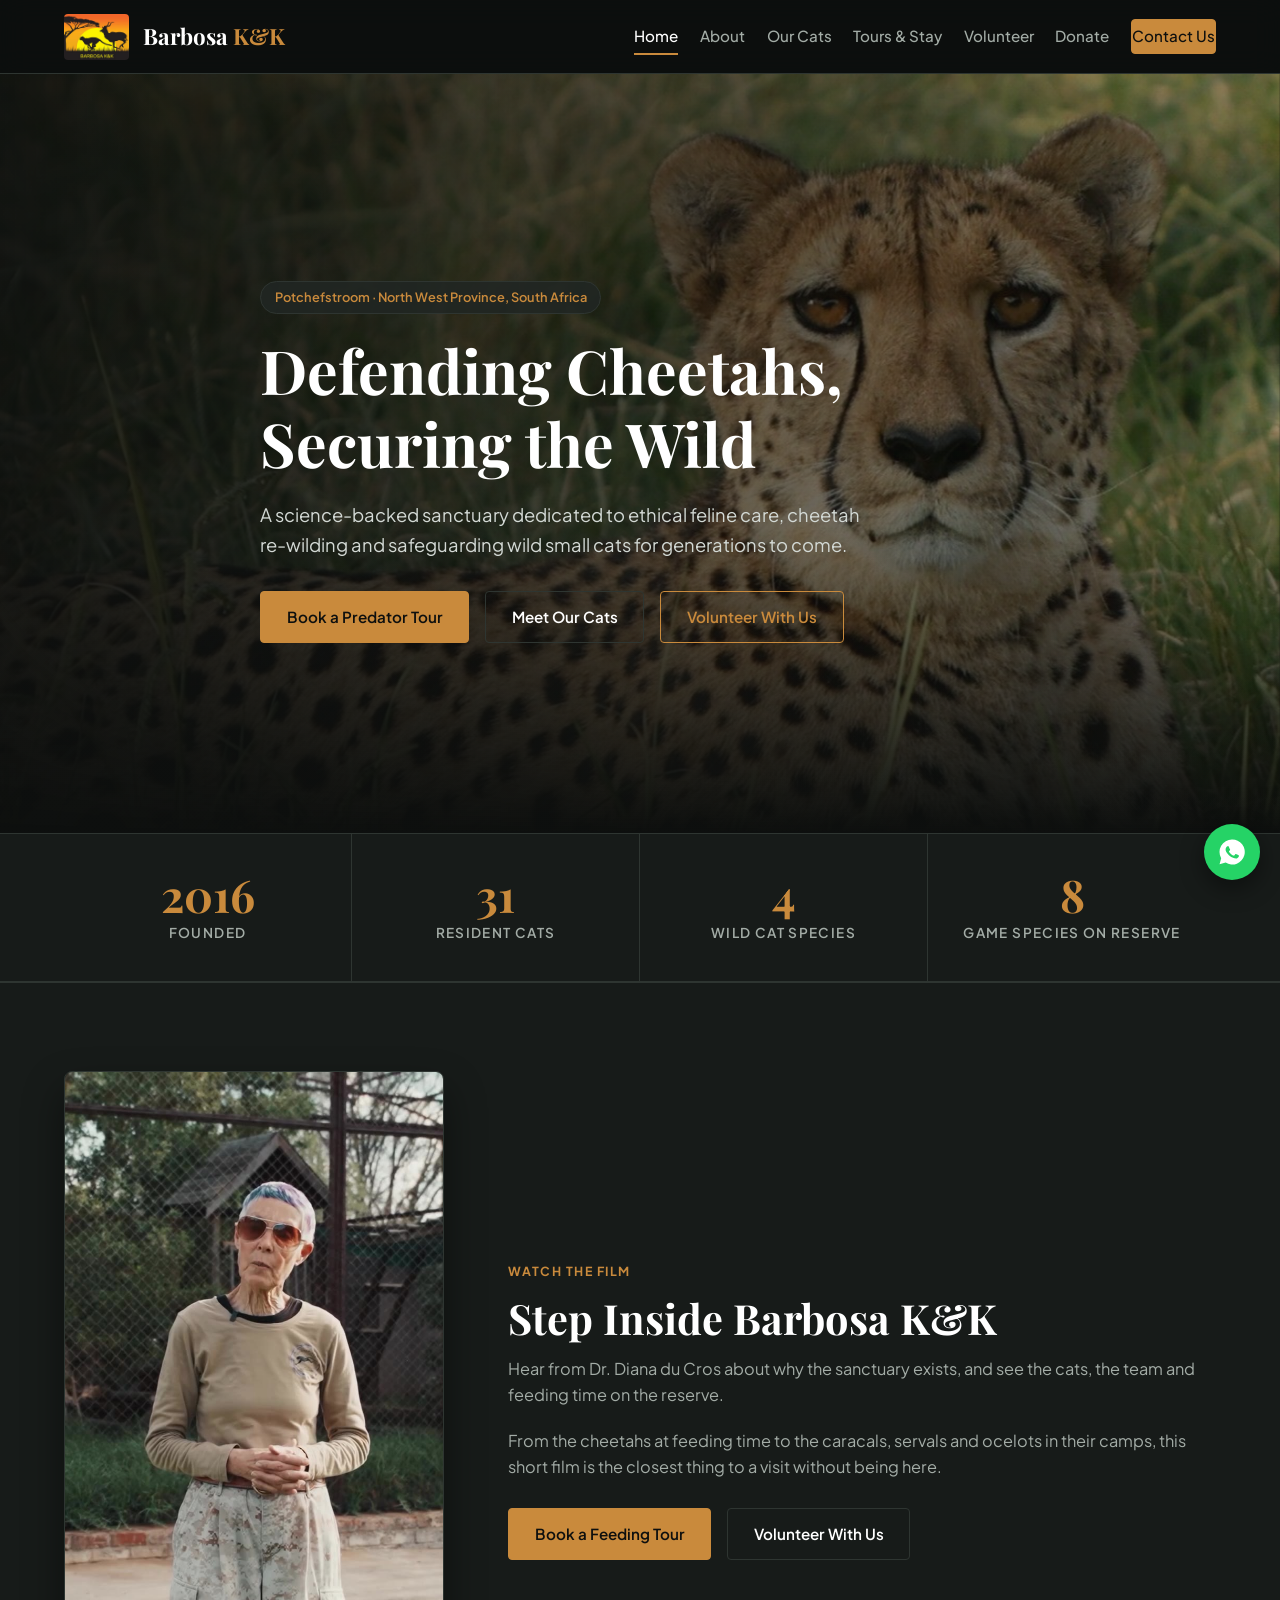
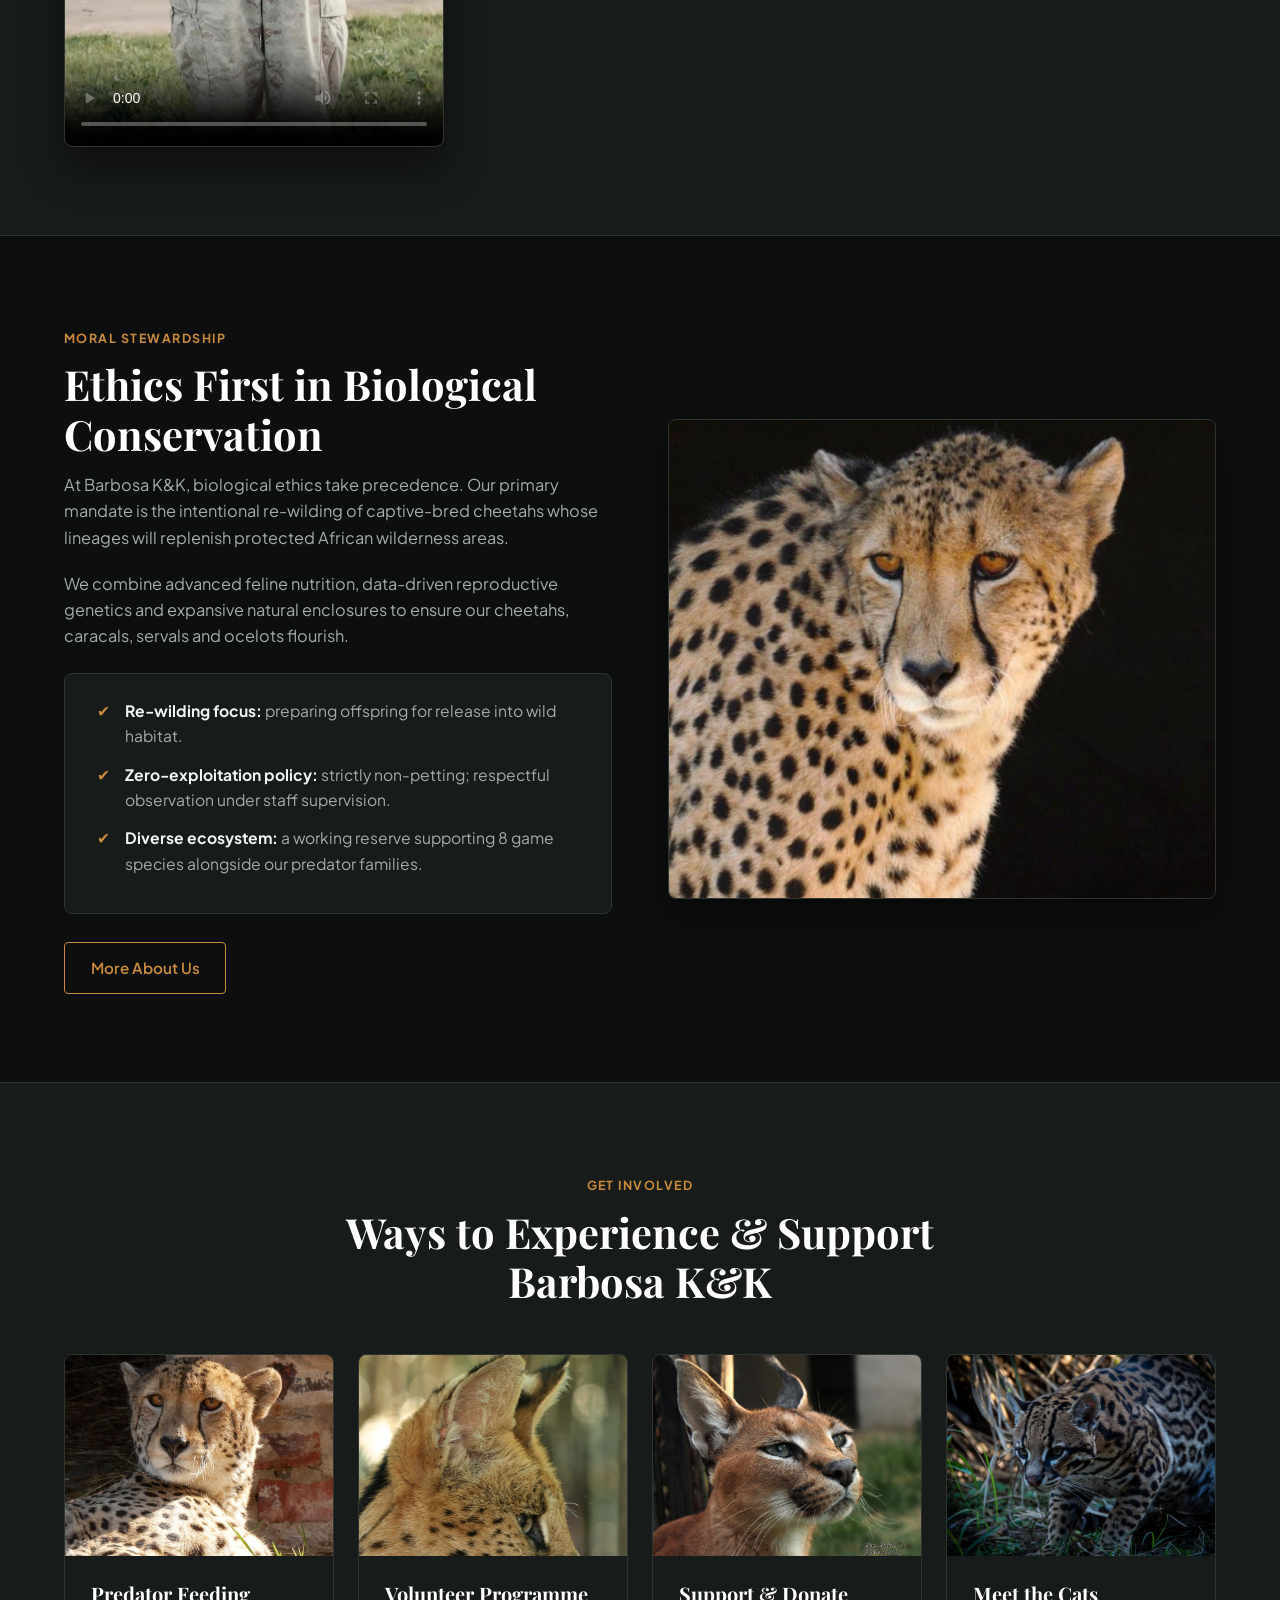
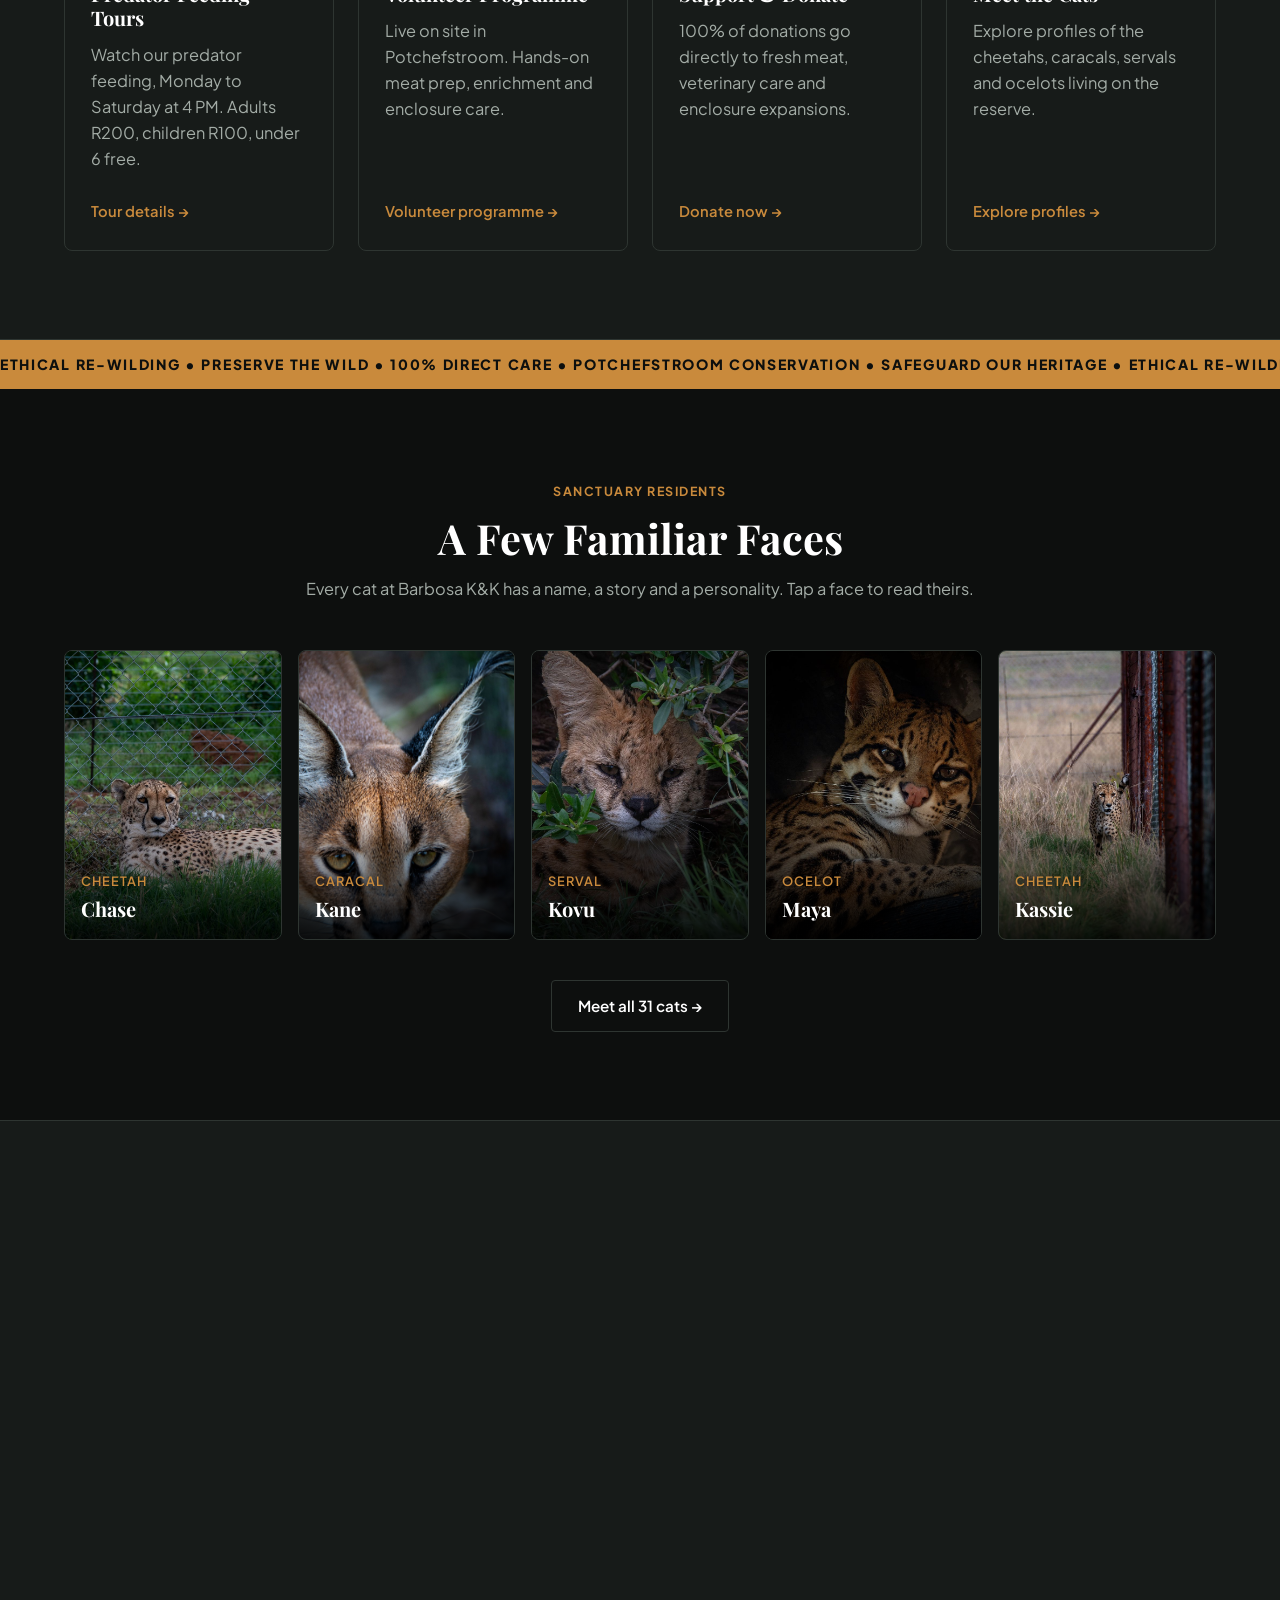
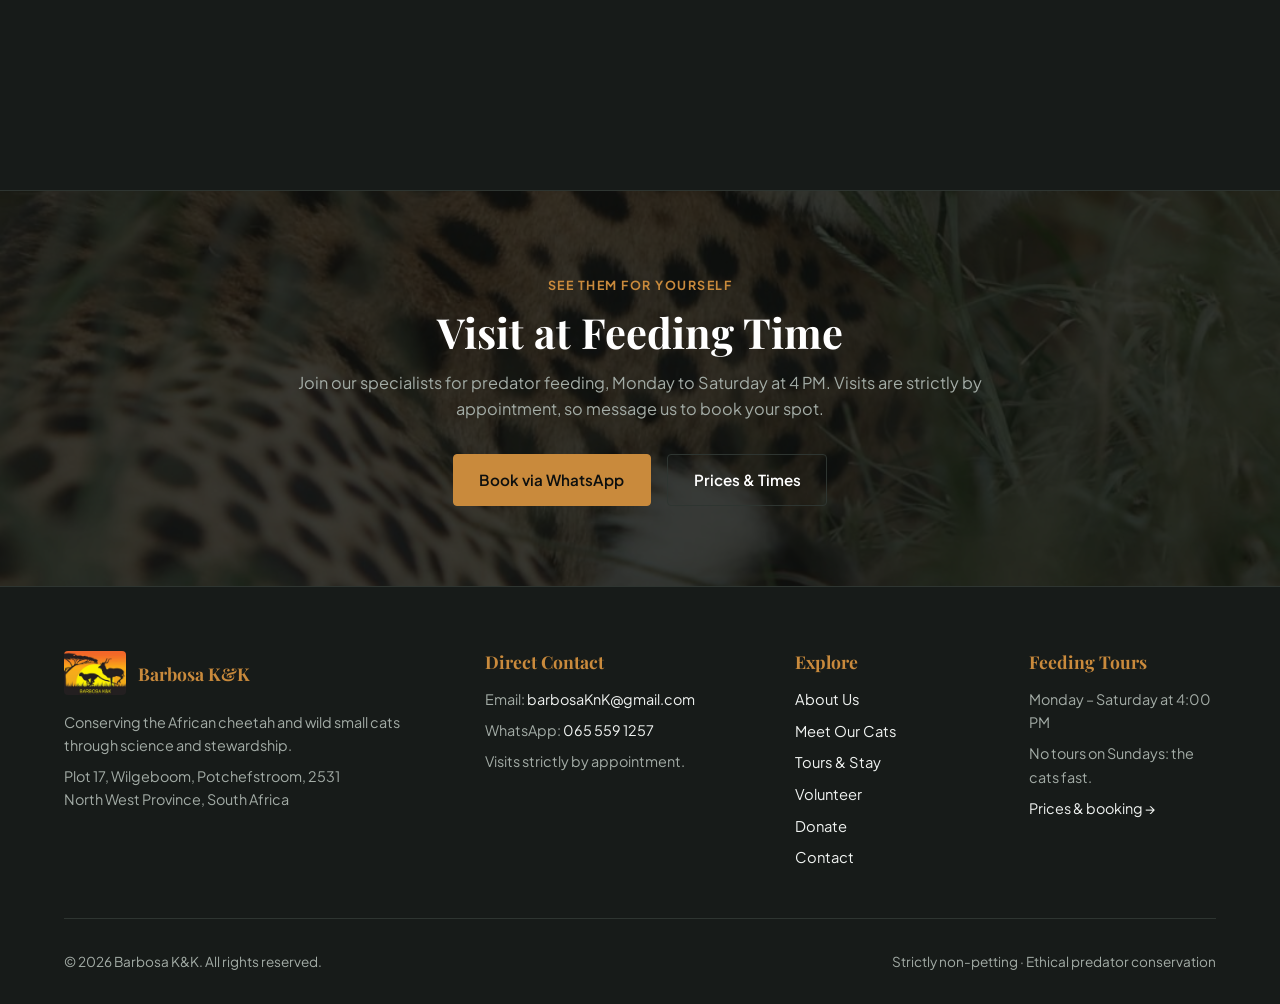
<file: index.html>
<!DOCTYPE html>
<html lang="en" class="no-js">
<head>
  <meta charset="UTF-8" />
  <meta name="viewport" content="width=device-width, initial-scale=1.0" />
  <title>Barbosa K&amp;K | Predator Conservation, Breeding &amp; Sanctuary</title>
  <meta name="description" content="Barbosa K&amp;K is a South African sanctuary and research reserve in Potchefstroom dedicated to cheetah re-wilding, ethical predator care and the conservation of wild small cats." />
  <meta name="theme-color" content="#0d0f0e" />
  <link rel="icon" type="image/png" sizes="32x32" href="images/favicon-32.png" />
  <link rel="apple-touch-icon" href="images/apple-touch-icon.png" />
  <meta property="og:type" content="website" />
  <meta property="og:site_name" content="Barbosa K&amp;K" />
  <meta property="og:title" content="Barbosa K&amp;K | Predator Conservation, Breeding &amp; Sanctuary" />
  <meta property="og:description" content="Barbosa K&amp;K is a South African sanctuary and research reserve in Potchefstroom dedicated to cheetah re-wilding, ethical predator care and the conservation of wild small cats." />
  <meta property="og:image" content="https://barbosa-knk.vercel.app/images/og-image.jpg" />
  <meta property="og:url" content="https://barbosa-knk.vercel.app/" />
  <meta name="twitter:card" content="summary_large_image" />
  <link rel="preconnect" href="https://fonts.googleapis.com">
  <link rel="preconnect" href="https://fonts.gstatic.com" crossorigin>
  <link href="https://fonts.googleapis.com/css2?family=Plus+Jakarta+Sans:wght@300;400;500;600;700;800&family=Playfair+Display:ital,wght@0,600;0,700;1,600&display=swap" rel="stylesheet">
  <link rel="stylesheet" href="styles.css" />
</head>
<body>
  <a class="skip-link" href="#main">Skip to content</a>

  <header class="site-header">
    <div class="container nav-wrap">
      <a href="index.html" class="brand-logo" aria-label="Barbosa K&amp;K home">
        <img src="images/logo.jpeg" alt="" class="brand-img" width="65" height="46" />
        <span>Barbosa <em>K&amp;K</em></span>
      </a>
      <button class="mobile-toggle" id="mobileMenuBtn" aria-label="Open menu" aria-expanded="false" aria-controls="navLinks">☰</button>
      <nav class="nav-links" id="navLinks" aria-label="Main">
        <a href="index.html" class="active" aria-current="page">Home</a>
        <a href="about.html">About</a>
        <a href="cats.html">Our Cats</a>
        <a href="tours.html">Tours &amp; Stay</a>
        <a href="volunteer.html">Volunteer</a>
        <a href="donate.html">Donate</a>
        <a href="contact.html" class="btn btn-nav">Contact Us</a>
      </nav>
    </div>
  </header>

  <main id="main">

    <section class="hero">
      <div class="hero-slides" aria-hidden="true">
        <img src="images/17.jpeg" alt="" class="active" />
        <img src="images/6.jpeg" alt="" />
        <img src="images/4.jpeg" alt="" />
      </div>
      <div class="container hero-content">
        <span class="badge">Potchefstroom &middot; North West Province, South Africa</span>
        <h1>Defending Cheetahs, Securing the Wild</h1>
        <p>A science-backed sanctuary dedicated to ethical feline care, cheetah re-wilding and safeguarding wild small cats for generations to come.</p>
        <div class="hero-actions">
          <a class="btn btn-primary" href="tours.html">Book a Predator Tour</a>
          <a class="btn btn-secondary" href="cats.html">Meet Our Cats</a>
          <a class="btn btn-accent-outline" href="volunteer.html">Volunteer With Us</a>
        </div>
      </div>
    </section>

    <section class="stats-strip" aria-label="Barbosa K&amp;K at a glance">
      <div class="container stats-grid">
        <div class="stat"><span class="stat-num">2016</span><span class="stat-label">Founded</span></div>
        <div class="stat"><span class="stat-num" data-count="31">31</span><span class="stat-label">Resident cats</span></div>
        <div class="stat"><span class="stat-num" data-count="4">4</span><span class="stat-label">Wild cat species</span></div>
        <div class="stat"><span class="stat-num" data-count="8">8</span><span class="stat-label">Game species on reserve</span></div>
      </div>
    </section>

    <section class="section section-alt">
      <div class="container video-split">
        <div class="video-frame reveal">
          <video controls playsinline preload="metadata" poster="images/video-poster.jpg">
            <source src="video/barbosa-knk.mp4" type="video/mp4" />
          </video>
        </div>
        <div class="reveal">
          <span class="eyebrow">Watch the Film</span>
          <h2>Step Inside Barbosa K&amp;K</h2>
          <p>Hear from Dr. Diana du Cros about why the sanctuary exists, and see the cats, the team and feeding time on the reserve.</p>
          <p>From the cheetahs at feeding time to the caracals, servals and ocelots in their camps, this short film is the closest thing to a visit without being here.</p>
          <div class="hero-actions" style="margin-top:1.75rem">
            <a class="btn btn-primary" href="tours.html">Book a Feeding Tour</a>
            <a class="btn btn-secondary" href="volunteer.html">Volunteer With Us</a>
          </div>
        </div>
      </div>
    </section>

    <section class="section mission">
      <div class="container grid-split">
        <div class="mission-text reveal">
          <span class="eyebrow">Moral Stewardship</span>
          <h2>Ethics First in Biological Conservation</h2>
          <p>At Barbosa K&amp;K, biological ethics take precedence. Our primary mandate is the intentional re-wilding of captive-bred cheetahs whose lineages will replenish protected African wilderness areas.</p>
          <p>We combine advanced feline nutrition, data-driven reproductive genetics and expansive natural enclosures to ensure our cheetahs, caracals, servals and ocelots flourish.</p>
          <div class="highlight-card">
            <ul class="clean-list">
              <li><strong>Re-wilding focus:</strong> preparing offspring for release into wild habitat.</li>
              <li><strong>Zero-exploitation policy:</strong> strictly non-petting; respectful observation under staff supervision.</li>
              <li><strong>Diverse ecosystem:</strong> a working reserve supporting 8 game species alongside our predator families.</li>
            </ul>
          </div>
          <a href="about.html" class="btn btn-accent-outline" style="margin-top:1.75rem">More About Us</a>
        </div>
        <div class="reveal">
          <img src="images/5.jpeg" alt="Cheetah looking into the camera" class="rounded-img" style="object-position:50% 30%" />
        </div>
      </div>
    </section>

    <section class="section section-alt">
      <div class="container">
        <div class="section-header reveal">
          <span class="eyebrow">Get Involved</span>
          <h2>Ways to Experience &amp; Support Barbosa K&amp;K</h2>
        </div>
        <div class="grid-cards">
          <a class="card reveal" href="tours.html">
            <div class="card-img-wrap"><img src="images/3.jpeg" alt="Cheetah resting in the shade" loading="lazy" style="object-position:50% 22%" /></div>
            <div class="card-body">
              <h3>Predator Feeding Tours</h3>
              <p>Watch our predator feeding, Monday to Saturday at 4 PM. Adults R200, children R100, under 6 free.</p>
              <span class="card-link">Tour details &rarr;</span>
            </div>
          </a>
          <a class="card reveal" href="volunteer.html">
            <div class="card-img-wrap"><img src="images/7.jpeg" alt="Serval profile" loading="lazy" style="object-position:50% 8%" /></div>
            <div class="card-body">
              <h3>Volunteer Programme</h3>
              <p>Live on site in Potchefstroom. Hands-on meat prep, enrichment and enclosure care.</p>
              <span class="card-link">Volunteer programme &rarr;</span>
            </div>
          </a>
          <a class="card reveal" href="donate.html">
            <div class="card-img-wrap"><img src="images/2.jpeg" alt="Caracal close-up" loading="lazy" style="object-position:50% 40%" /></div>
            <div class="card-body">
              <h3>Support &amp; Donate</h3>
              <p>100% of donations go directly to fresh meat, veterinary care and enclosure expansions.</p>
              <span class="card-link">Donate now &rarr;</span>
            </div>
          </a>
          <a class="card reveal" href="cats.html">
            <div class="card-img-wrap"><img src="images/10.jpeg" alt="Ocelot stalking through the grass" loading="lazy" style="object-position:40% 50%" /></div>
            <div class="card-body">
              <h3>Meet the Cats</h3>
              <p>Explore profiles of the cheetahs, caracals, servals and ocelots living on the reserve.</p>
              <span class="card-link">Explore profiles &rarr;</span>
            </div>
          </a>
        </div>
      </div>
    </section>

    <div class="marquee" aria-hidden="true">
      <div class="marquee-track">
        <span>ETHICAL RE-WILDING &bull; PRESERVE THE WILD &bull; 100% DIRECT CARE &bull; POTCHEFSTROOM CONSERVATION &bull; SAFEGUARD OUR HERITAGE &bull; </span>
        <span>ETHICAL RE-WILDING &bull; PRESERVE THE WILD &bull; 100% DIRECT CARE &bull; POTCHEFSTROOM CONSERVATION &bull; SAFEGUARD OUR HERITAGE &bull; </span>
      </div>
    </div>

    <section class="section">
      <div class="container">
        <div class="section-header reveal">
          <span class="eyebrow">Sanctuary Residents</span>
          <h2>A Few Familiar Faces</h2>
          <p>Every cat at Barbosa K&amp;K has a name, a story and a personality. Tap a face to read theirs.</p>
        </div>
        <div class="featured-cats reveal">
          <a class="featured-cat" href="cats.html?cat=Chase#cheetahs"><img src="images/Chase.jpg" alt="Chase the cheetah" loading="lazy" style="object-position:60% 60%" /><div class="featured-cat-label"><span>Cheetah</span><strong>Chase</strong></div></a>
          <a class="featured-cat" href="cats.html?cat=Kane#caracals"><img src="images/Kane.jpg" alt="Kane the caracal" loading="lazy" /><div class="featured-cat-label"><span>Caracal</span><strong>Kane</strong></div></a>
          <a class="featured-cat" href="cats.html?cat=Kovu#servals"><img src="images/Kovu.jpg" alt="Kovu the serval" loading="lazy" /><div class="featured-cat-label"><span>Serval</span><strong>Kovu</strong></div></a>
          <a class="featured-cat" href="cats.html?cat=Maya#ocelots"><img src="images/Maya.jpg" alt="Maya the ocelot" loading="lazy" style="object-position:40% 50%" /><div class="featured-cat-label"><span>Ocelot</span><strong>Maya</strong></div></a>
          <a class="featured-cat" href="cats.html?cat=Kassie#cheetahs"><img src="images/Kassie.jpg" alt="Kassie the cheetah" loading="lazy" style="object-position:55% 60%" /><div class="featured-cat-label"><span>Cheetah</span><strong>Kassie</strong></div></a>
        </div>
        <div class="text-center" style="margin-top:2.5rem"><a class="btn btn-secondary" href="cats.html">Meet all 31 cats &rarr;</a></div>
      </div>
    </section>

    <section class="section section-alt">
      <div class="container">
        <div class="founder-card-grid reveal">
          <div class="founder-media">
            <img src="images/20.jpeg" alt="Dr. Diana du Cros with a cheetah" class="founder-img" loading="lazy" />
          </div>
          <div class="founder-text">
            <span class="eyebrow">The Origin Story</span>
            <h2>Dr. Diana du Cros</h2>
            <p class="lead">A scientist in biology and protein biochemistry who redirected her life's work toward protecting vulnerable predators.</p>
            <p>After her PhD research in Australian laboratories and a career as a police officer in the United States, Dr. du Cros set up in Potchefstroom with one clear mandate: halt the trajectory toward cheetah extinction. In 2016 she committed her personal resources to establishing Barbosa K&amp;K.</p>
            <a href="about.html" class="btn btn-primary">Read Our Story</a>
          </div>
        </div>
      </div>
    </section>

    <section class="cta-band" style="background-image:url('images/19.jpeg')">
      <div class="container reveal">
        <span class="eyebrow">See Them For Yourself</span>
        <h2>Visit at Feeding Time</h2>
        <p>Join our specialists for predator feeding, Monday to Saturday at 4 PM. Visits are strictly by appointment, so message us to book your spot.</p>
        <div class="hero-actions">
          <a class="btn btn-primary" href="https://wa.me/27655591257?text=Hi%20Barbosa%20KnK%2C%20I%20would%20like%20to%20book%20a%20Predator%20Feeding%20Tour." target="_blank" rel="noopener">Book via WhatsApp</a>
          <a class="btn btn-secondary" href="tours.html">Prices &amp; Times</a>
        </div>
      </div>
    </section>

  </main>

  <footer class="site-footer">
    <div class="container footer-content">
      <div class="footer-contact-bar">
        <div class="footer-col">
          <div class="footer-brand"><img src="images/logo.jpeg" alt="" /><h4 style="margin:0">Barbosa K&amp;K</h4></div>
          <p>Conserving the African cheetah and wild small cats through science and stewardship.</p>
          <p>Plot 17, Wilgeboom, Potchefstroom, 2531<br>North West Province, South Africa</p>
        </div>
        <div class="footer-col">
          <h4>Direct Contact</h4>
          <p>Email: <a href="mailto:barbosaKnK@gmail.com">barbosaKnK@gmail.com</a></p>
          <p>WhatsApp: <a href="https://wa.me/27655591257" target="_blank" rel="noopener">065 559 1257</a></p>
          <p>Visits strictly by appointment.</p>
        </div>
        <div class="footer-col">
          <h4>Explore</h4>
          <div class="footer-quick-links">
            <a href="about.html">About Us</a>
            <a href="cats.html">Meet Our Cats</a>
            <a href="tours.html">Tours &amp; Stay</a>
            <a href="volunteer.html">Volunteer</a>
            <a href="donate.html">Donate</a>
            <a href="contact.html">Contact</a>
          </div>
        </div>
        <div class="footer-col">
          <h4>Feeding Tours</h4>
          <p>Monday – Saturday at 4:00 PM</p>
          <p>No tours on Sundays: the cats fast.</p>
          <p><a href="tours.html">Prices &amp; booking &rarr;</a></p>
        </div>
      </div>
      <div class="footer-bottom-copy">
        <p>&copy; <span data-year>2026</span> Barbosa K&amp;K. All rights reserved.</p>
        <p>Strictly non-petting &middot; Ethical predator conservation</p>
      </div>
    </div>
  </footer>

  <a class="whatsapp-float" href="https://wa.me/27655591257" target="_blank" rel="noopener" aria-label="Chat with us on WhatsApp"><svg viewBox="0 0 24 24" aria-hidden="true"><path d="M12 2a10 10 0 0 0-8.66 15l-1.3 4.76 4.88-1.28A10 10 0 1 0 12 2zm5.2 13.9c-.22.62-1.28 1.18-1.77 1.23-.47.06-.92.22-3.1-.65-2.6-1.03-4.27-3.68-4.4-3.85-.13-.17-1.05-1.4-1.05-2.67s.67-1.9.9-2.16c.24-.26.52-.33.7-.33h.5c.16 0 .38-.06.6.46.22.53.75 1.83.82 1.96.06.13.1.29.02.46-.09.17-.13.28-.26.43l-.39.45c-.13.13-.27.27-.12.53.15.26.68 1.12 1.46 1.81 1 .89 1.85 1.17 2.11 1.3.26.13.42.11.57-.07.16-.17.66-.77.83-1.03.17-.27.35-.22.58-.13.24.08 1.52.72 1.78.85.26.13.43.2.5.3.06.12.06.66-.16 1.29z"/></svg></a>
  <button class="back-to-top" id="backToTop" aria-label="Back to top">↑</button>

  <script src="script.js"></script>
</body>
</html>
</file>
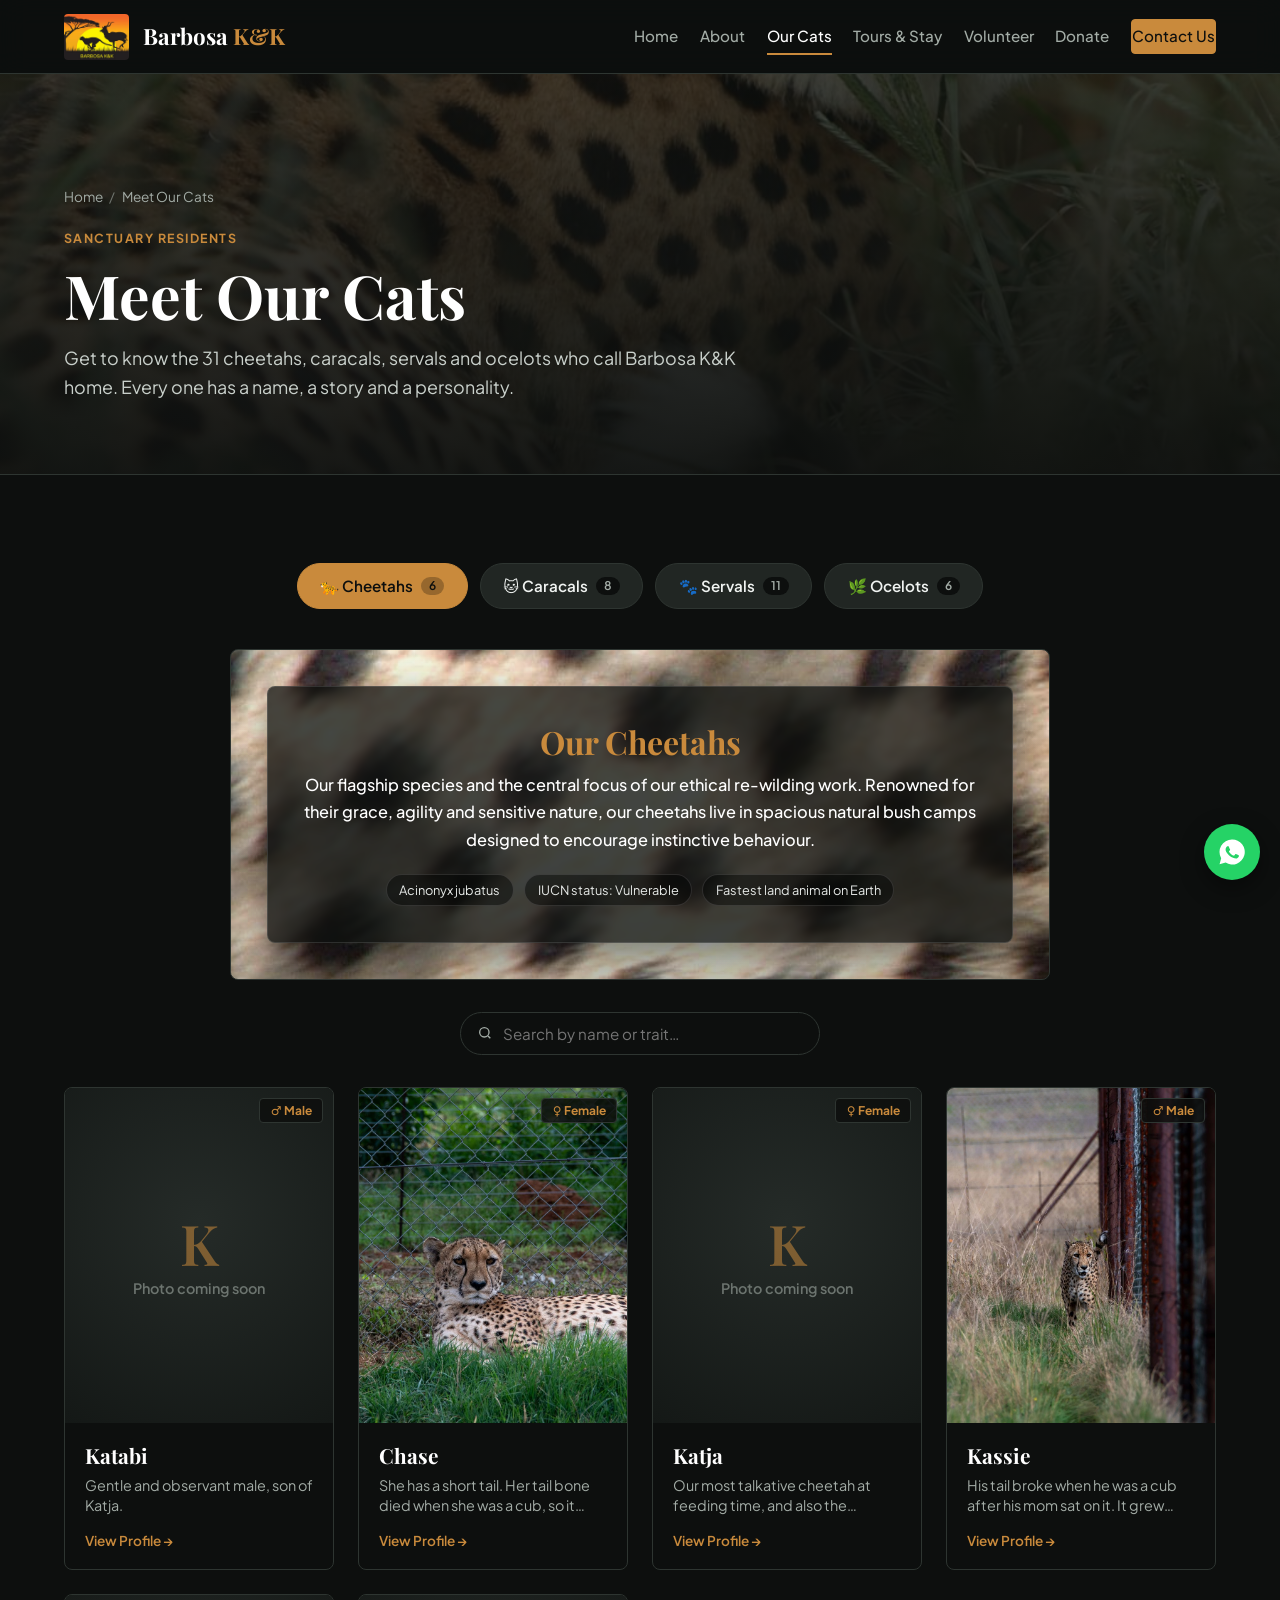
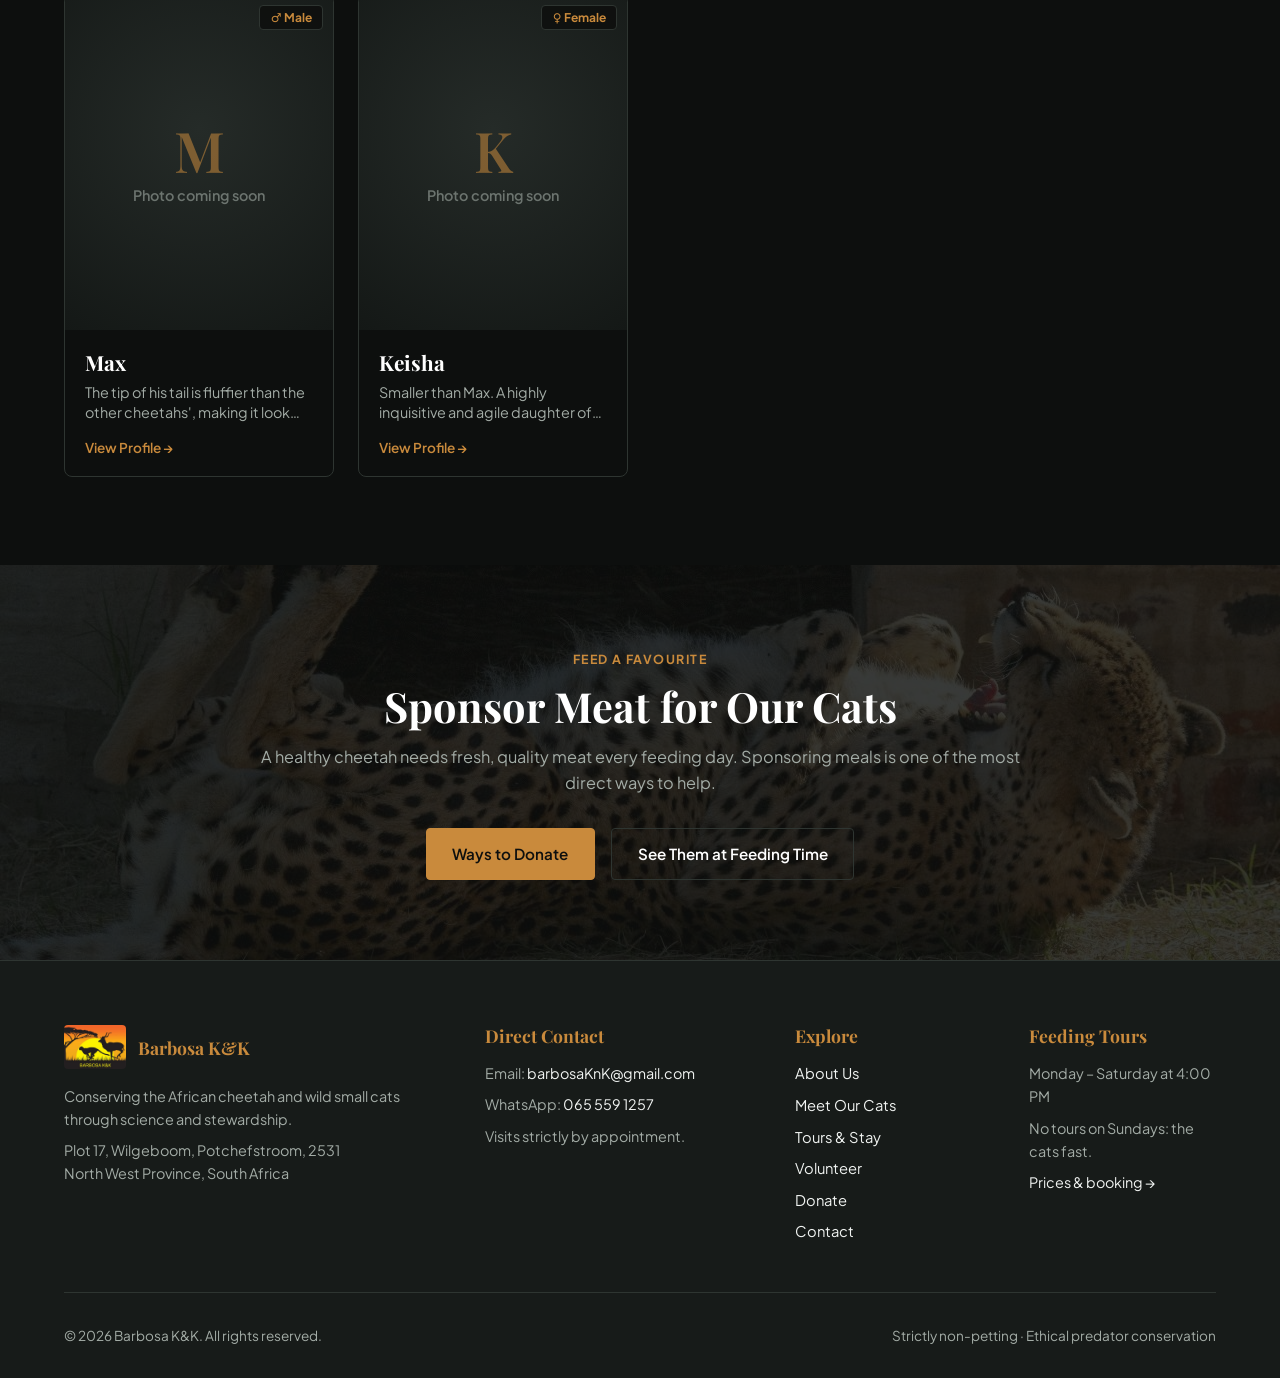
<file: cats.html>
<!DOCTYPE html>
<html lang="en" class="no-js">
<head>
  <meta charset="UTF-8" />
  <meta name="viewport" content="width=device-width, initial-scale=1.0" />
  <title>Meet Our Cats | Barbosa K&amp;K</title>
  <meta name="description" content="Meet the cheetahs, caracals, servals and ocelots of Barbosa K&amp;K in Potchefstroom: names, personalities and the stories behind each cat." />
  <meta name="theme-color" content="#0d0f0e" />
  <link rel="icon" type="image/png" sizes="32x32" href="images/favicon-32.png" />
  <link rel="apple-touch-icon" href="images/apple-touch-icon.png" />
  <meta property="og:type" content="website" />
  <meta property="og:site_name" content="Barbosa K&amp;K" />
  <meta property="og:title" content="Meet Our Cats | Barbosa K&amp;K" />
  <meta property="og:description" content="Meet the cheetahs, caracals, servals and ocelots of Barbosa K&amp;K in Potchefstroom: names, personalities and the stories behind each cat." />
  <meta property="og:image" content="https://barbosa-knk.vercel.app/images/og-image.jpg" />
  <meta property="og:url" content="https://barbosa-knk.vercel.app/cats.html" />
  <meta name="twitter:card" content="summary_large_image" />
  <link rel="preconnect" href="https://fonts.googleapis.com">
  <link rel="preconnect" href="https://fonts.gstatic.com" crossorigin>
  <link href="https://fonts.googleapis.com/css2?family=Plus+Jakarta+Sans:wght@300;400;500;600;700;800&family=Playfair+Display:ital,wght@0,600;0,700;1,600&display=swap" rel="stylesheet">
  <link rel="stylesheet" href="styles.css" />
</head>
<body>
  <a class="skip-link" href="#main">Skip to content</a>

  <header class="site-header">
    <div class="container nav-wrap">
      <a href="index.html" class="brand-logo" aria-label="Barbosa K&amp;K home">
        <img src="images/logo.jpeg" alt="" class="brand-img" width="65" height="46" />
        <span>Barbosa <em>K&amp;K</em></span>
      </a>
      <button class="mobile-toggle" id="mobileMenuBtn" aria-label="Open menu" aria-expanded="false" aria-controls="navLinks">☰</button>
      <nav class="nav-links" id="navLinks" aria-label="Main">
        <a href="index.html">Home</a>
        <a href="about.html">About</a>
        <a href="cats.html" class="active" aria-current="page">Our Cats</a>
        <a href="tours.html">Tours &amp; Stay</a>
        <a href="volunteer.html">Volunteer</a>
        <a href="donate.html">Donate</a>
        <a href="contact.html" class="btn btn-nav">Contact Us</a>
      </nav>
    </div>
  </header>

  <main id="main">

    <section class="page-hero" style="background-image:url('images/19.jpeg')">
      <div class="container">
        <div class="breadcrumbs"><a href="index.html">Home</a><span>/</span>Meet Our Cats</div>
        <span class="eyebrow">Sanctuary Residents</span>
        <h1>Meet Our Cats</h1>
        <p>Get to know the 31 cheetahs, caracals, servals and ocelots who call Barbosa K&amp;K home. Every one has a name, a story and a personality.</p>
      </div>
    </section>

    <section class="section">
      <div class="container">
        <div class="cat-tabs" role="tablist" aria-label="Species">
          <button class="cat-tab-btn active" role="tab" data-cat="cheetahs">🐆 Cheetahs <span class="tab-count"></span></button>
          <button class="cat-tab-btn" role="tab" data-cat="caracals">🐱 Caracals <span class="tab-count"></span></button>
          <button class="cat-tab-btn" role="tab" data-cat="servals">🐾 Servals <span class="tab-count"></span></button>
          <button class="cat-tab-btn" role="tab" data-cat="ocelots">🌿 Ocelots <span class="tab-count"></span></button>
        </div>

        <div class="cat-category-intro bg-cheetah" id="catCategoryIntro">
          <div class="cat-category-content">
            <h2 id="catCategoryTitle">Our Cheetahs</h2>
            <p id="catCategoryDesc"></p>
            <div class="species-facts" id="catFacts"></div>
          </div>
        </div>

        <div class="cat-toolbar">
          <input type="search" id="catSearch" class="cat-search" placeholder="Search by name or trait…" aria-label="Search cats" />
        </div>

        <div class="cat-profile-grid" id="catGridContainer" aria-live="polite"></div>
      </div>
    </section>

    <section class="cta-band" style="background-image:url('images/4.jpeg')">
      <div class="container reveal">
        <span class="eyebrow">Feed a Favourite</span>
        <h2>Sponsor Meat for Our Cats</h2>
        <p>A healthy cheetah needs fresh, quality meat every feeding day. Sponsoring meals is one of the most direct ways to help.</p>
        <div class="hero-actions">
          <a class="btn btn-primary" href="donate.html">Ways to Donate</a>
          <a class="btn btn-secondary" href="tours.html">See Them at Feeding Time</a>
        </div>
      </div>
    </section>

    <div class="modal-overlay" id="catModal" aria-hidden="true" role="dialog" aria-modal="true" aria-labelledby="modalCatName">
      <div class="modal-box">
        <button class="modal-close" aria-label="Close profile">&times;</button>
        <div class="modal-body">
          <div class="modal-img-wrap" id="modalImgWrap"></div>
          <div class="modal-info">
            <span class="badge" id="modalCatCategory">Cheetah</span>
            <h2 id="modalCatName">Cat Name</h2>
            <p class="modal-gender" id="modalCatGender">Gender</p>
            <hr class="divider">
            <h4 style="margin-bottom:0.5rem">Personality &amp; Story</h4>
            <p id="modalCatTrait" class="modal-trait"></p>
            <div class="modal-nav">
              <button class="btn btn-secondary" id="modalPrev">&larr; Previous</button>
              <button class="btn btn-secondary" id="modalNext">Next &rarr;</button>
            </div>
            <p id="modalCount" class="text-center" style="font-size:0.8rem;margin:0.75rem 0 0"></p>
          </div>
        </div>
      </div>
    </div>

  </main>

  <footer class="site-footer">
    <div class="container footer-content">
      <div class="footer-contact-bar">
        <div class="footer-col">
          <div class="footer-brand"><img src="images/logo.jpeg" alt="" /><h4 style="margin:0">Barbosa K&amp;K</h4></div>
          <p>Conserving the African cheetah and wild small cats through science and stewardship.</p>
          <p>Plot 17, Wilgeboom, Potchefstroom, 2531<br>North West Province, South Africa</p>
        </div>
        <div class="footer-col">
          <h4>Direct Contact</h4>
          <p>Email: <a href="mailto:barbosaKnK@gmail.com">barbosaKnK@gmail.com</a></p>
          <p>WhatsApp: <a href="https://wa.me/27655591257" target="_blank" rel="noopener">065 559 1257</a></p>
          <p>Visits strictly by appointment.</p>
        </div>
        <div class="footer-col">
          <h4>Explore</h4>
          <div class="footer-quick-links">
            <a href="about.html">About Us</a>
            <a href="cats.html">Meet Our Cats</a>
            <a href="tours.html">Tours &amp; Stay</a>
            <a href="volunteer.html">Volunteer</a>
            <a href="donate.html">Donate</a>
            <a href="contact.html">Contact</a>
          </div>
        </div>
        <div class="footer-col">
          <h4>Feeding Tours</h4>
          <p>Monday – Saturday at 4:00 PM</p>
          <p>No tours on Sundays: the cats fast.</p>
          <p><a href="tours.html">Prices &amp; booking &rarr;</a></p>
        </div>
      </div>
      <div class="footer-bottom-copy">
        <p>&copy; <span data-year>2026</span> Barbosa K&amp;K. All rights reserved.</p>
        <p>Strictly non-petting &middot; Ethical predator conservation</p>
      </div>
    </div>
  </footer>

  <a class="whatsapp-float" href="https://wa.me/27655591257" target="_blank" rel="noopener" aria-label="Chat with us on WhatsApp"><svg viewBox="0 0 24 24" aria-hidden="true"><path d="M12 2a10 10 0 0 0-8.66 15l-1.3 4.76 4.88-1.28A10 10 0 1 0 12 2zm5.2 13.9c-.22.62-1.28 1.18-1.77 1.23-.47.06-.92.22-3.1-.65-2.6-1.03-4.27-3.68-4.4-3.85-.13-.17-1.05-1.4-1.05-2.67s.67-1.9.9-2.16c.24-.26.52-.33.7-.33h.5c.16 0 .38-.06.6.46.22.53.75 1.83.82 1.96.06.13.1.29.02.46-.09.17-.13.28-.26.43l-.39.45c-.13.13-.27.27-.12.53.15.26.68 1.12 1.46 1.81 1 .89 1.85 1.17 2.11 1.3.26.13.42.11.57-.07.16-.17.66-.77.83-1.03.17-.27.35-.22.58-.13.24.08 1.52.72 1.78.85.26.13.43.2.5.3.06.12.06.66-.16 1.29z"/></svg></a>
  <button class="back-to-top" id="backToTop" aria-label="Back to top">↑</button>

  <script src="script.js"></script>
  <script src="cats.js"></script>
</body>
</html>
</file>
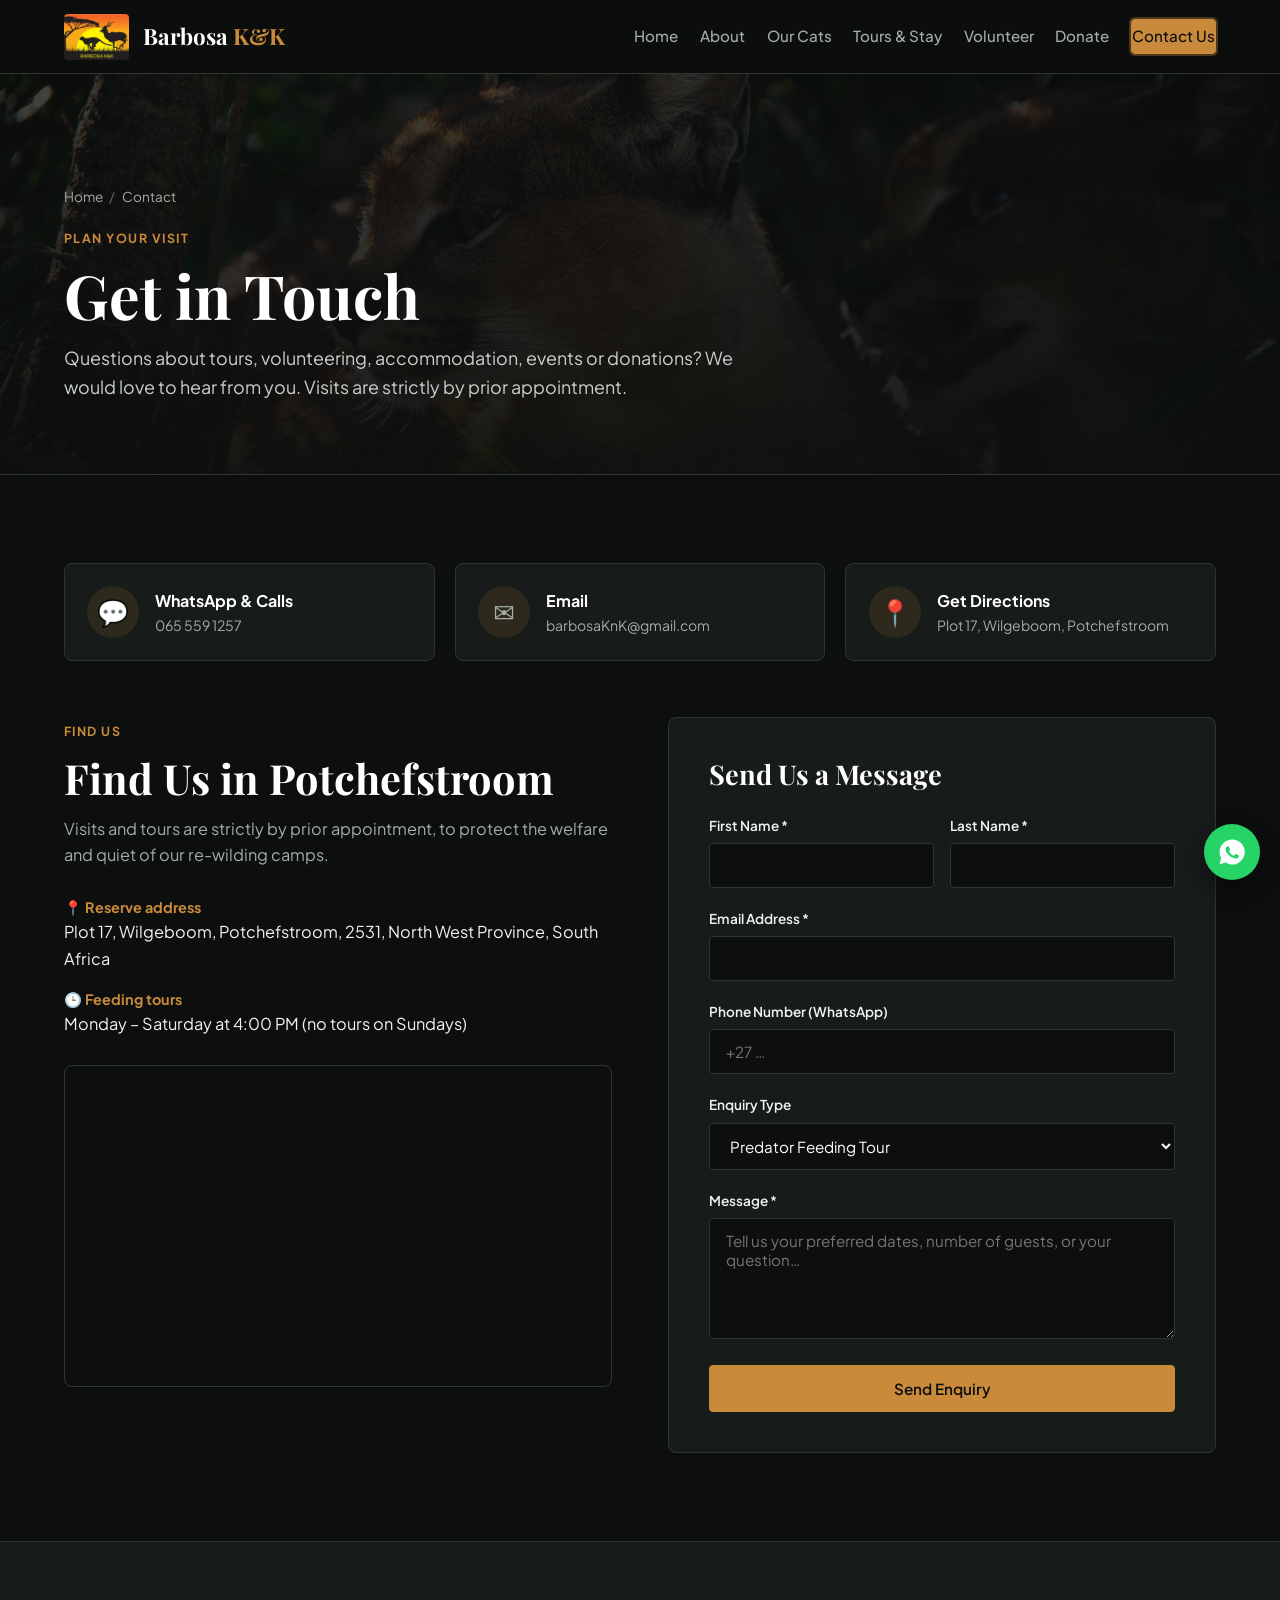
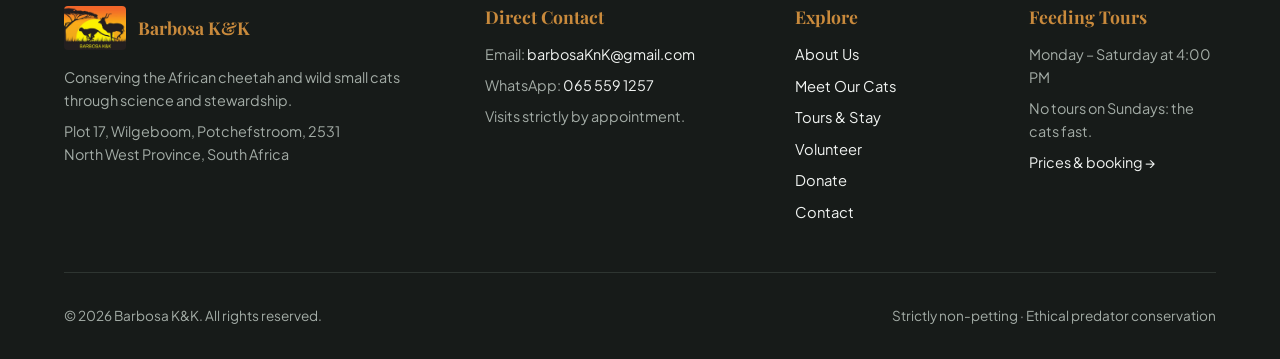
<file: contact.html>
<!DOCTYPE html>
<html lang="en" class="no-js">
<head>
  <meta charset="UTF-8" />
  <meta name="viewport" content="width=device-width, initial-scale=1.0" />
  <title>Contact Us | Barbosa K&amp;K</title>
  <meta name="description" content="Contact Barbosa K&amp;K in Potchefstroom by WhatsApp (065 559 1257), email or our enquiry form. Visits are by appointment only." />
  <meta name="theme-color" content="#0d0f0e" />
  <link rel="icon" type="image/png" sizes="32x32" href="images/favicon-32.png" />
  <link rel="apple-touch-icon" href="images/apple-touch-icon.png" />
  <meta property="og:type" content="website" />
  <meta property="og:site_name" content="Barbosa K&amp;K" />
  <meta property="og:title" content="Contact Us | Barbosa K&amp;K" />
  <meta property="og:description" content="Contact Barbosa K&amp;K in Potchefstroom by WhatsApp (065 559 1257), email or our enquiry form. Visits are by appointment only." />
  <meta property="og:image" content="https://barbosa-knk.vercel.app/images/og-image.jpg" />
  <meta property="og:url" content="https://barbosa-knk.vercel.app/contact.html" />
  <meta name="twitter:card" content="summary_large_image" />
  <link rel="preconnect" href="https://fonts.googleapis.com">
  <link rel="preconnect" href="https://fonts.gstatic.com" crossorigin>
  <link href="https://fonts.googleapis.com/css2?family=Plus+Jakarta+Sans:wght@300;400;500;600;700;800&family=Playfair+Display:ital,wght@0,600;0,700;1,600&display=swap" rel="stylesheet">
  <link rel="stylesheet" href="styles.css" />
</head>
<body>
  <a class="skip-link" href="#main">Skip to content</a>

  <header class="site-header">
    <div class="container nav-wrap">
      <a href="index.html" class="brand-logo" aria-label="Barbosa K&amp;K home">
        <img src="images/logo.jpeg" alt="" class="brand-img" width="65" height="46" />
        <span>Barbosa <em>K&amp;K</em></span>
      </a>
      <button class="mobile-toggle" id="mobileMenuBtn" aria-label="Open menu" aria-expanded="false" aria-controls="navLinks">☰</button>
      <nav class="nav-links" id="navLinks" aria-label="Main">
        <a href="index.html">Home</a>
        <a href="about.html">About</a>
        <a href="cats.html">Our Cats</a>
        <a href="tours.html">Tours &amp; Stay</a>
        <a href="volunteer.html">Volunteer</a>
        <a href="donate.html">Donate</a>
        <a href="contact.html" class="btn btn-nav active" aria-current="page">Contact Us</a>
      </nav>
    </div>
  </header>

  <main id="main">

    <section class="page-hero" style="background-image:url('images/12.jpeg')">
      <div class="container">
        <div class="breadcrumbs"><a href="index.html">Home</a><span>/</span>Contact</div>
        <span class="eyebrow">Plan Your Visit</span>
        <h1>Get in Touch</h1>
        <p>Questions about tours, volunteering, accommodation, events or donations? We would love to hear from you. Visits are strictly by prior appointment.</p>
      </div>
    </section>

    <section class="section">
      <div class="container">
        <div class="quick-contact">
          <a href="https://wa.me/27655591257" target="_blank" rel="noopener" class="reveal"><span class="icon">💬</span><span><strong>WhatsApp &amp; Calls</strong><span>065 559 1257</span></span></a>
          <a href="mailto:barbosaKnK@gmail.com" class="reveal"><span class="icon">✉️</span><span><strong>Email</strong><span>barbosaKnK@gmail.com</span></span></a>
          <a href="https://www.google.com/maps/search/?api=1&amp;query=Plot+17+Wilgeboom+Potchefstroom+2531" target="_blank" rel="noopener" class="reveal"><span class="icon">📍</span><span><strong>Get Directions</strong><span>Plot 17, Wilgeboom, Potchefstroom</span></span></a>
        </div>

        <div class="grid-split align-start">
          <div class="contact-info reveal">
            <span class="eyebrow">Find Us</span>
            <h2>Find Us in Potchefstroom</h2>
            <p>Visits and tours are strictly by prior appointment, to protect the welfare and quiet of our re-wilding camps.</p>
            <div class="location-details">
              <div class="detail-row"><strong>📍 Reserve address</strong><p>Plot 17, Wilgeboom, Potchefstroom, 2531, North West Province, South Africa</p></div>
              <div class="detail-row"><strong>🕒 Feeding tours</strong><p>Monday – Saturday at 4:00 PM (no tours on Sundays)</p></div>
            </div>
            <div class="map-embed-container">
              <iframe title="Map showing Barbosa K&amp;K" src="https://maps.google.com/maps?q=Plot+17+Wilgeboom+Potchefstroom+2531&amp;t=&amp;z=13&amp;ie=UTF8&amp;iwloc=&amp;output=embed"
                width="100%" height="320" style="border:0" allowfullscreen loading="lazy" referrerpolicy="no-referrer-when-downgrade"></iframe>
            </div>
          </div>

          <div class="form-card reveal">
            <h2>Send Us a Message</h2>
            <form action="https://api.web3forms.com/submit" method="POST" class="inquiry-form" id="inquiryForm">
              <input type="hidden" name="access_key" value="">
              <input type="hidden" name="from_name" value="Barbosa K&amp;K Website">
              <input type="checkbox" name="botcheck" class="hp-field" tabindex="-1" autocomplete="off" aria-hidden="true">
              <div class="form-row">
                <div class="form-group"><label for="first-name">First Name *</label><input type="text" id="first-name" name="first_name" required autocomplete="given-name" /></div>
                <div class="form-group"><label for="last-name">Last Name *</label><input type="text" id="last-name" name="last_name" required autocomplete="family-name" /></div>
              </div>
              <div class="form-group"><label for="email">Email Address *</label><input type="email" id="email" name="email" required autocomplete="email" /></div>
              <div class="form-group"><label for="phone">Phone Number (WhatsApp)</label><input type="tel" id="phone" name="phone" autocomplete="tel" placeholder="+27 …" /></div>
              <div class="form-group">
                <label for="topic">Enquiry Type</label>
                <select id="topic" name="inquiry_type" class="custom-select">
                  <option value="Tours">Predator Feeding Tour</option>
                  <option value="Volunteer">Volunteer Programme</option>
                  <option value="Accommodation">Accommodation</option>
                  <option value="Activities">Activities, Picnics &amp; Sundowners</option>
                  <option value="Wedding Venue">Wedding Venue</option>
                  <option value="Donation">Donation / Meat Sponsorship</option>
                  <option value="General">General Enquiry</option>
                </select>
              </div>
              <div class="form-group"><label for="message">Message *</label><textarea id="message" name="message" rows="5" required placeholder="Tell us your preferred dates, number of guests, or your question…"></textarea></div>
              <button type="submit" class="btn btn-primary btn-block">Send Enquiry</button>
              <div class="form-status" id="formStatus" role="status" aria-live="polite"></div>
            </form>
          </div>
        </div>
      </div>
    </section>

  </main>

  <footer class="site-footer">
    <div class="container footer-content">
      <div class="footer-contact-bar">
        <div class="footer-col">
          <div class="footer-brand"><img src="images/logo.jpeg" alt="" /><h4 style="margin:0">Barbosa K&amp;K</h4></div>
          <p>Conserving the African cheetah and wild small cats through science and stewardship.</p>
          <p>Plot 17, Wilgeboom, Potchefstroom, 2531<br>North West Province, South Africa</p>
        </div>
        <div class="footer-col">
          <h4>Direct Contact</h4>
          <p>Email: <a href="mailto:barbosaKnK@gmail.com">barbosaKnK@gmail.com</a></p>
          <p>WhatsApp: <a href="https://wa.me/27655591257" target="_blank" rel="noopener">065 559 1257</a></p>
          <p>Visits strictly by appointment.</p>
        </div>
        <div class="footer-col">
          <h4>Explore</h4>
          <div class="footer-quick-links">
            <a href="about.html">About Us</a>
            <a href="cats.html">Meet Our Cats</a>
            <a href="tours.html">Tours &amp; Stay</a>
            <a href="volunteer.html">Volunteer</a>
            <a href="donate.html">Donate</a>
            <a href="contact.html">Contact</a>
          </div>
        </div>
        <div class="footer-col">
          <h4>Feeding Tours</h4>
          <p>Monday – Saturday at 4:00 PM</p>
          <p>No tours on Sundays: the cats fast.</p>
          <p><a href="tours.html">Prices &amp; booking &rarr;</a></p>
        </div>
      </div>
      <div class="footer-bottom-copy">
        <p>&copy; <span data-year>2026</span> Barbosa K&amp;K. All rights reserved.</p>
        <p>Strictly non-petting &middot; Ethical predator conservation</p>
      </div>
    </div>
  </footer>

  <a class="whatsapp-float" href="https://wa.me/27655591257" target="_blank" rel="noopener" aria-label="Chat with us on WhatsApp"><svg viewBox="0 0 24 24" aria-hidden="true"><path d="M12 2a10 10 0 0 0-8.66 15l-1.3 4.76 4.88-1.28A10 10 0 1 0 12 2zm5.2 13.9c-.22.62-1.28 1.18-1.77 1.23-.47.06-.92.22-3.1-.65-2.6-1.03-4.27-3.68-4.4-3.85-.13-.17-1.05-1.4-1.05-2.67s.67-1.9.9-2.16c.24-.26.52-.33.7-.33h.5c.16 0 .38-.06.6.46.22.53.75 1.83.82 1.96.06.13.1.29.02.46-.09.17-.13.28-.26.43l-.39.45c-.13.13-.27.27-.12.53.15.26.68 1.12 1.46 1.81 1 .89 1.85 1.17 2.11 1.3.26.13.42.11.57-.07.16-.17.66-.77.83-1.03.17-.27.35-.22.58-.13.24.08 1.52.72 1.78.85.26.13.43.2.5.3.06.12.06.66-.16 1.29z"/></svg></a>
  <button class="back-to-top" id="backToTop" aria-label="Back to top">↑</button>

  <script src="script.js"></script>
</body>
</html>
</file>
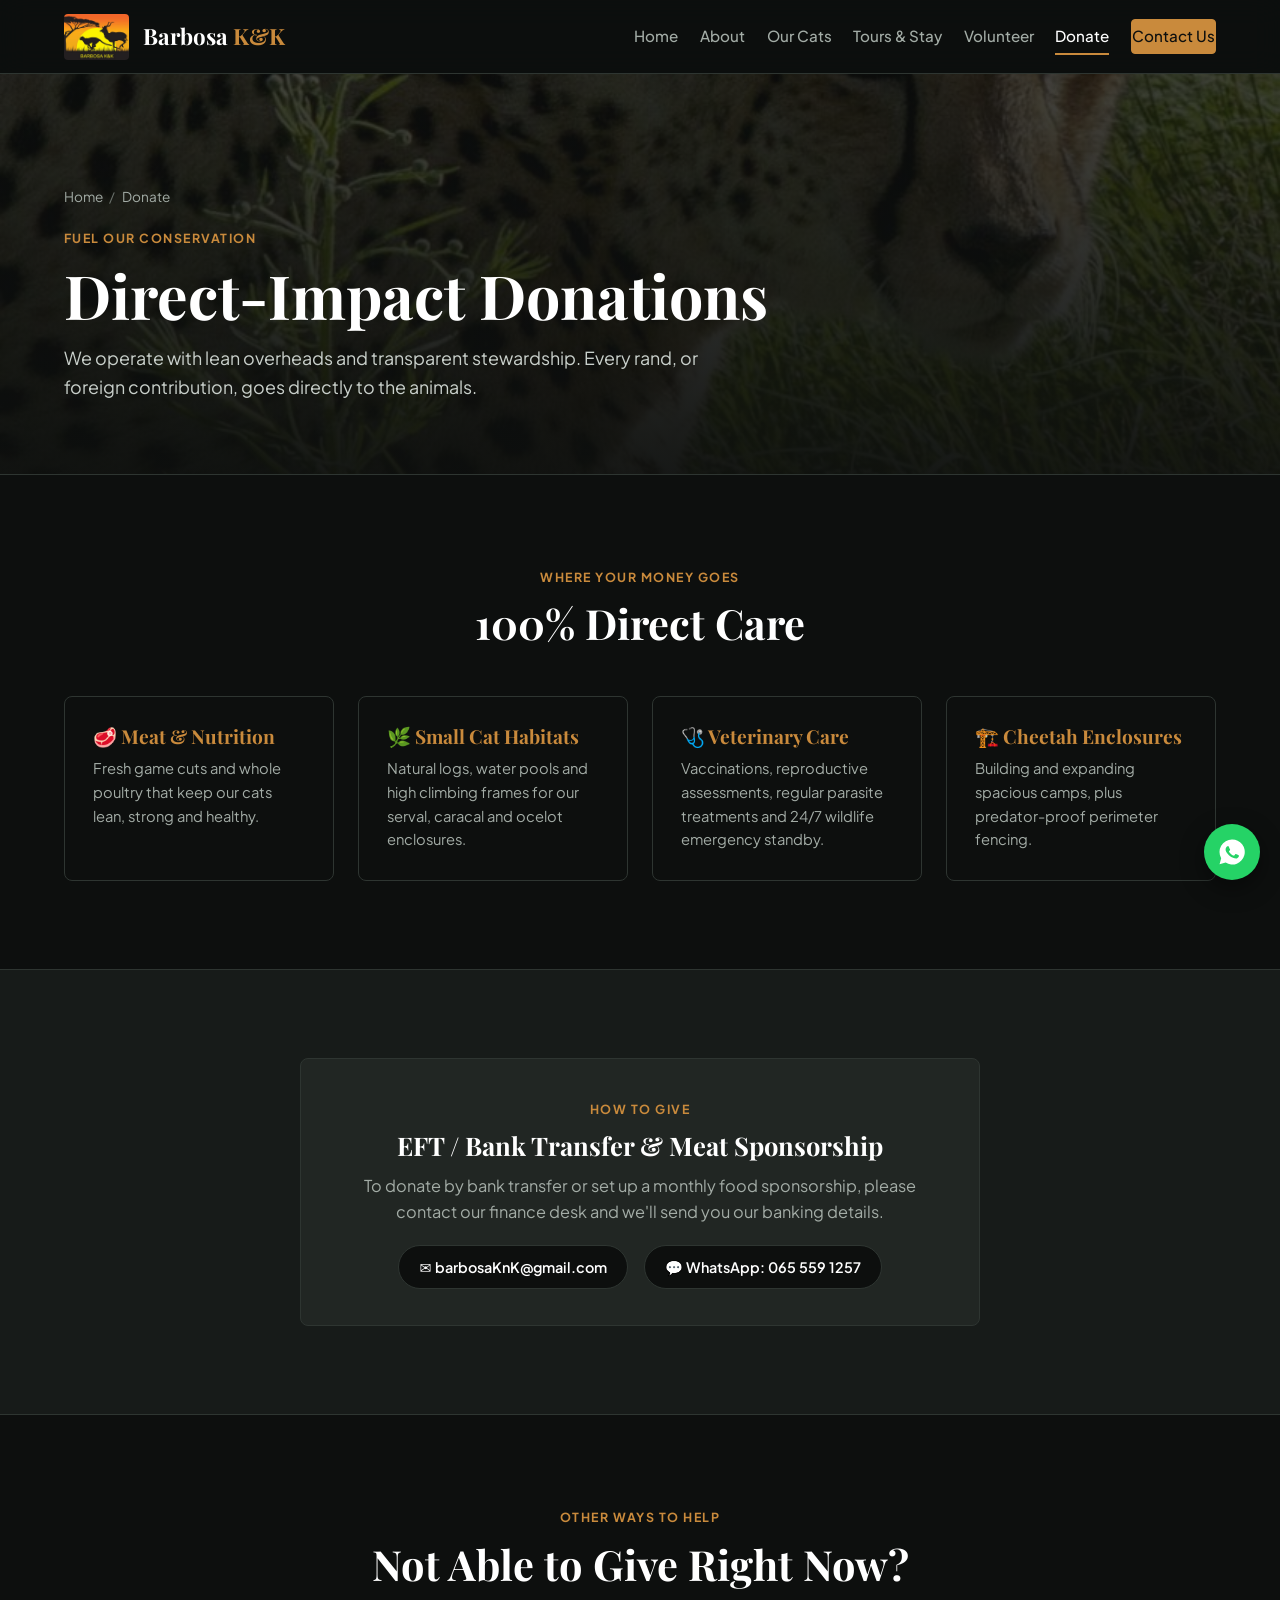
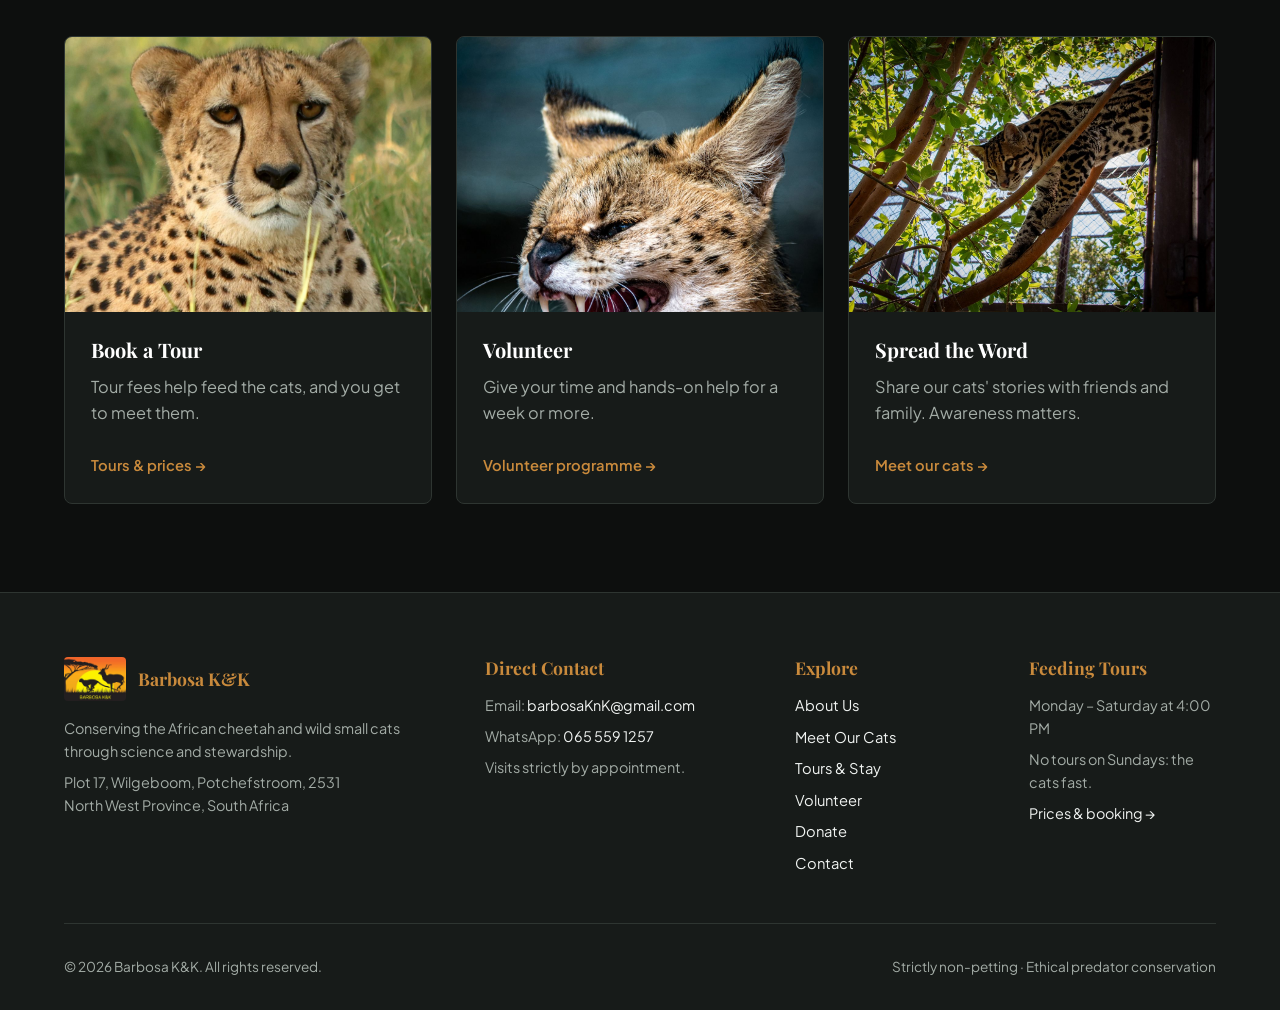
<file: donate.html>
<!DOCTYPE html>
<html lang="en" class="no-js">
<head>
  <meta charset="UTF-8" />
  <meta name="viewport" content="width=device-width, initial-scale=1.0" />
  <title>Donate | Barbosa K&amp;K</title>
  <meta name="description" content="Support Barbosa K&amp;K: 100% of donations buy fresh meat, veterinary care and enclosures for our cheetahs, caracals, servals and ocelots." />
  <meta name="theme-color" content="#0d0f0e" />
  <link rel="icon" type="image/png" sizes="32x32" href="images/favicon-32.png" />
  <link rel="apple-touch-icon" href="images/apple-touch-icon.png" />
  <meta property="og:type" content="website" />
  <meta property="og:site_name" content="Barbosa K&amp;K" />
  <meta property="og:title" content="Donate | Barbosa K&amp;K" />
  <meta property="og:description" content="Support Barbosa K&amp;K: 100% of donations buy fresh meat, veterinary care and enclosures for our cheetahs, caracals, servals and ocelots." />
  <meta property="og:image" content="https://barbosa-knk.vercel.app/images/og-image.jpg" />
  <meta property="og:url" content="https://barbosa-knk.vercel.app/donate.html" />
  <meta name="twitter:card" content="summary_large_image" />
  <link rel="preconnect" href="https://fonts.googleapis.com">
  <link rel="preconnect" href="https://fonts.gstatic.com" crossorigin>
  <link href="https://fonts.googleapis.com/css2?family=Plus+Jakarta+Sans:wght@300;400;500;600;700;800&family=Playfair+Display:ital,wght@0,600;0,700;1,600&display=swap" rel="stylesheet">
  <link rel="stylesheet" href="styles.css" />
</head>
<body>
  <a class="skip-link" href="#main">Skip to content</a>

  <header class="site-header">
    <div class="container nav-wrap">
      <a href="index.html" class="brand-logo" aria-label="Barbosa K&amp;K home">
        <img src="images/logo.jpeg" alt="" class="brand-img" width="65" height="46" />
        <span>Barbosa <em>K&amp;K</em></span>
      </a>
      <button class="mobile-toggle" id="mobileMenuBtn" aria-label="Open menu" aria-expanded="false" aria-controls="navLinks">☰</button>
      <nav class="nav-links" id="navLinks" aria-label="Main">
        <a href="index.html">Home</a>
        <a href="about.html">About</a>
        <a href="cats.html">Our Cats</a>
        <a href="tours.html">Tours &amp; Stay</a>
        <a href="volunteer.html">Volunteer</a>
        <a href="donate.html" class="active" aria-current="page">Donate</a>
        <a href="contact.html" class="btn btn-nav">Contact Us</a>
      </nav>
    </div>
  </header>

  <main id="main">

    <section class="page-hero" style="background-image:url('images/8.jpeg')">
      <div class="container">
        <div class="breadcrumbs"><a href="index.html">Home</a><span>/</span>Donate</div>
        <span class="eyebrow">Fuel Our Conservation</span>
        <h1>Direct-Impact Donations</h1>
        <p>We operate with lean overheads and transparent stewardship. Every rand, or foreign contribution, goes directly to the animals.</p>
      </div>
    </section>

    <section class="section">
      <div class="container">
        <div class="section-header reveal">
          <span class="eyebrow">Where Your Money Goes</span>
          <h2>100% Direct Care</h2>
        </div>
        <div class="impact-grid">
          <div class="impact-item reveal"><h3>🥩 Meat &amp; Nutrition</h3><p>Fresh game cuts and whole poultry that keep our cats lean, strong and healthy.</p></div>
          <div class="impact-item reveal"><h3>🌿 Small Cat Habitats</h3><p>Natural logs, water pools and high climbing frames for our serval, caracal and ocelot enclosures.</p></div>
          <div class="impact-item reveal"><h3>🩺 Veterinary Care</h3><p>Vaccinations, reproductive assessments, regular parasite treatments and 24/7 wildlife emergency standby.</p></div>
          <div class="impact-item reveal"><h3>🏗️ Cheetah Enclosures</h3><p>Building and expanding spacious camps, plus predator-proof perimeter fencing.</p></div>
        </div>
      </div>
    </section>

    <section class="section section-alt">
      <div class="container">
        <div class="bank-details-card reveal">
          <span class="eyebrow">How to Give</span>
          <h2>EFT / Bank Transfer &amp; Meat Sponsorship</h2>
          <p>To donate by bank transfer or set up a monthly food sponsorship, please contact our finance desk and we'll send you our banking details.</p>
          <div class="contact-pill-list">
            <a href="mailto:barbosaKnK@gmail.com?subject=Donation%20Inquiry" class="contact-pill">✉️ barbosaKnK@gmail.com</a>
            <a href="https://wa.me/27655591257?text=Hi%20Barbosa%20KnK%2C%20I%20would%20like%20to%20make%20a%20donation%20or%20sponsor%20meat." target="_blank" rel="noopener" class="contact-pill">💬 WhatsApp: 065 559 1257</a>
          </div>
        </div>
      </div>
    </section>

    <section class="section">
      <div class="container">
        <div class="section-header reveal">
          <span class="eyebrow">Other Ways to Help</span>
          <h2>Not Able to Give Right Now?</h2>
        </div>
        <div class="grid-cards">
          <a class="card reveal" href="tours.html"><div class="card-img-wrap"><img src="images/18.jpeg" alt="Cheetah in the grass" loading="lazy" style="object-position:50% 25%" /></div><div class="card-body"><h3>Book a Tour</h3><p>Tour fees help feed the cats, and you get to meet them.</p><span class="card-link">Tours &amp; prices &rarr;</span></div></a>
          <a class="card reveal" href="volunteer.html"><div class="card-img-wrap"><img src="images/13.jpg" alt="Serval" loading="lazy" style="object-position:50% 28%" /></div><div class="card-body"><h3>Volunteer</h3><p>Give your time and hands-on help for a week or more.</p><span class="card-link">Volunteer programme &rarr;</span></div></a>
          <a class="card reveal" href="cats.html"><div class="card-img-wrap"><img src="images/11.jpeg" alt="Ocelot climbing" loading="lazy" style="object-position:70% 40%" /></div><div class="card-body"><h3>Spread the Word</h3><p>Share our cats' stories with friends and family. Awareness matters.</p><span class="card-link">Meet our cats &rarr;</span></div></a>
        </div>
      </div>
    </section>

  </main>

  <footer class="site-footer">
    <div class="container footer-content">
      <div class="footer-contact-bar">
        <div class="footer-col">
          <div class="footer-brand"><img src="images/logo.jpeg" alt="" /><h4 style="margin:0">Barbosa K&amp;K</h4></div>
          <p>Conserving the African cheetah and wild small cats through science and stewardship.</p>
          <p>Plot 17, Wilgeboom, Potchefstroom, 2531<br>North West Province, South Africa</p>
        </div>
        <div class="footer-col">
          <h4>Direct Contact</h4>
          <p>Email: <a href="mailto:barbosaKnK@gmail.com">barbosaKnK@gmail.com</a></p>
          <p>WhatsApp: <a href="https://wa.me/27655591257" target="_blank" rel="noopener">065 559 1257</a></p>
          <p>Visits strictly by appointment.</p>
        </div>
        <div class="footer-col">
          <h4>Explore</h4>
          <div class="footer-quick-links">
            <a href="about.html">About Us</a>
            <a href="cats.html">Meet Our Cats</a>
            <a href="tours.html">Tours &amp; Stay</a>
            <a href="volunteer.html">Volunteer</a>
            <a href="donate.html">Donate</a>
            <a href="contact.html">Contact</a>
          </div>
        </div>
        <div class="footer-col">
          <h4>Feeding Tours</h4>
          <p>Monday – Saturday at 4:00 PM</p>
          <p>No tours on Sundays: the cats fast.</p>
          <p><a href="tours.html">Prices &amp; booking &rarr;</a></p>
        </div>
      </div>
      <div class="footer-bottom-copy">
        <p>&copy; <span data-year>2026</span> Barbosa K&amp;K. All rights reserved.</p>
        <p>Strictly non-petting &middot; Ethical predator conservation</p>
      </div>
    </div>
  </footer>

  <a class="whatsapp-float" href="https://wa.me/27655591257" target="_blank" rel="noopener" aria-label="Chat with us on WhatsApp"><svg viewBox="0 0 24 24" aria-hidden="true"><path d="M12 2a10 10 0 0 0-8.66 15l-1.3 4.76 4.88-1.28A10 10 0 1 0 12 2zm5.2 13.9c-.22.62-1.28 1.18-1.77 1.23-.47.06-.92.22-3.1-.65-2.6-1.03-4.27-3.68-4.4-3.85-.13-.17-1.05-1.4-1.05-2.67s.67-1.9.9-2.16c.24-.26.52-.33.7-.33h.5c.16 0 .38-.06.6.46.22.53.75 1.83.82 1.96.06.13.1.29.02.46-.09.17-.13.28-.26.43l-.39.45c-.13.13-.27.27-.12.53.15.26.68 1.12 1.46 1.81 1 .89 1.85 1.17 2.11 1.3.26.13.42.11.57-.07.16-.17.66-.77.83-1.03.17-.27.35-.22.58-.13.24.08 1.52.72 1.78.85.26.13.43.2.5.3.06.12.06.66-.16 1.29z"/></svg></a>
  <button class="back-to-top" id="backToTop" aria-label="Back to top">↑</button>

  <script src="script.js"></script>
</body>
</html>
</file>
<file: styles.css>
/* =========================================================
   Barbosa K&K — shared stylesheet for every page
   ========================================================= */
:root {
  --color-bg: #0d0f0e;
  --color-surface: #171b19;
  --color-surface-elevated: #212623;
  --color-border: #2e3531;
  --color-text-main: #f0f3f1;
  --color-text-muted: #a3aca6;
  --color-accent: #c98a3c;
  --color-accent-hover: #dc9a47;
  --color-accent-soft: rgba(201, 138, 60, 0.12);
  --color-success: #6fbf73;
  --font-sans: 'Plus Jakarta Sans', system-ui, -apple-system, sans-serif;
  --font-serif: 'Playfair Display', Georgia, serif;
  --radius: 8px;
  --header-h: 76px;
}

* { box-sizing: border-box; margin: 0; padding: 0; }

html {
  scroll-behavior: smooth;
  scroll-padding-top: calc(var(--header-h) + 1rem);
  font-family: var(--font-sans);
  background-color: var(--color-bg);
  color: var(--color-text-main);
  line-height: 1.6;
}

body { background-color: var(--color-bg); overflow-x: hidden; }

img { max-width: 100%; display: block; }

a { color: var(--color-accent); }

:focus-visible { outline: 2px solid var(--color-accent); outline-offset: 3px; }

.container { width: 90%; max-width: 1200px; margin: 0 auto; }

.skip-link {
  position: absolute; left: -9999px; top: 0;
  background: var(--color-accent); color: #000; padding: 0.6rem 1rem; z-index: 2000;
}
.skip-link:focus { left: 1rem; top: 1rem; }

/* ---------- Typography ---------- */
h1, h2, h3, h4 { font-family: var(--font-serif); color: #fff; line-height: 1.2; }
h1 { font-size: clamp(2.3rem, 5vw, 3.8rem); margin-bottom: 1.25rem; }
h2 { font-size: clamp(1.85rem, 3.5vw, 2.6rem); margin-bottom: 0.85rem; }
h3 { font-size: 1.35rem; }
p { color: var(--color-text-muted); margin-bottom: 1.25rem; font-size: 1.02rem; }
strong { color: var(--color-text-main); }

.eyebrow {
  display: inline-block; text-transform: uppercase; font-size: 0.78rem; font-weight: 700;
  letter-spacing: 0.12em; color: var(--color-accent); margin-bottom: 0.65rem;
}
.lead { font-size: 1.15rem; color: var(--color-text-main); }
.text-center { text-align: center; }

/* ---------- Header & Nav ---------- */
.site-header {
  position: sticky; top: 0; z-index: 100;
  background-color: rgba(13, 15, 14, 0.92);
  backdrop-filter: blur(14px); -webkit-backdrop-filter: blur(14px);
  border-bottom: 1px solid var(--color-border);
  padding: 0.85rem 0;
  transition: box-shadow 0.3s ease, padding 0.3s ease;
}
.site-header.scrolled { box-shadow: 0 8px 24px rgba(0,0,0,0.45); padding: 0.55rem 0; }

.nav-wrap { display: flex; align-items: center; justify-content: space-between; gap: 1rem; }

.brand-logo {
  display: flex; align-items: center; gap: 0.85rem; text-decoration: none;
  font-family: var(--font-serif); font-size: 1.4rem; font-weight: 700; color: #fff; flex-shrink: 0;
}
.brand-img { height: 46px; width: auto; border-radius: 4px; }
.brand-logo em { font-style: normal; color: var(--color-accent); }

.nav-links { display: flex; gap: 1.35rem; align-items: center; }
.nav-links a {
  color: var(--color-text-muted); text-decoration: none; font-size: 0.95rem; font-weight: 500;
  transition: color 0.2s ease; position: relative; padding: 0.25rem 0;
}
.nav-links a:not(.btn)::after {
  content: ""; position: absolute; left: 0; right: 100%; bottom: -2px; height: 2px;
  background: var(--color-accent); transition: right 0.25s ease;
}
.nav-links a:hover { color: #fff; }
.nav-links a:not(.btn):hover::after,
.nav-links a.active::after { right: 0; }
.nav-links a.active { color: #fff; }

.mobile-toggle {
  display: none; background: transparent; border: 1px solid var(--color-border); border-radius: 6px;
  color: #fff; font-size: 1.4rem; width: 44px; height: 44px; cursor: pointer;
}

/* ---------- Buttons ---------- */
.btn {
  display: inline-block; padding: 0.8rem 1.6rem; border-radius: 4px; font-weight: 600;
  font-size: 0.95rem; text-decoration: none; cursor: pointer; transition: all 0.2s ease;
  text-align: center; border: 1px solid transparent; font-family: inherit;
}
.btn-primary { background-color: var(--color-accent); color: #0d0f0e; border-color: var(--color-accent); }
.btn-primary:hover { background-color: var(--color-accent-hover); border-color: var(--color-accent-hover); transform: translateY(-1px); }
.btn-secondary { background-color: transparent; color: #fff; border: 1px solid var(--color-border); }
.btn-secondary:hover { background-color: var(--color-surface-elevated); border-color: #666; }
.btn-accent-outline { background-color: transparent; color: var(--color-accent); border: 1px solid var(--color-accent); }
.btn-accent-outline:hover { background-color: var(--color-accent); color: #000; }
.btn-nav { padding: 0.5rem 1.1rem; background: var(--color-accent); border: 1px solid var(--color-accent); color: #0d0f0e !important; }
.btn-nav:hover { background: var(--color-accent-hover); }
.btn-nav.active { box-shadow: 0 0 0 2px rgba(201,138,60,0.35); }
.btn-block { width: 100%; }

/* ---------- Hero (home) ---------- */
.hero {
  position: relative; min-height: min(88vh, 760px); display: flex; align-items: center;
  padding: 7rem 0 6rem; overflow: hidden; border-bottom: 1px solid var(--color-border);
}
.hero-slides { position: absolute; inset: 0; z-index: 0; }
.hero-slides img {
  position: absolute; inset: 0; width: 100%; height: 100%; object-fit: cover;
  opacity: 0; transition: opacity 1.6s ease; transform: scale(1.08);
}
.hero-slides img.active { opacity: 1; animation: kenburns 9s ease-out forwards; }
@keyframes kenburns { from { transform: scale(1.08); } to { transform: scale(1); } }
.hero::after {
  content: ""; position: absolute; inset: 0; z-index: 1;
  background: linear-gradient(90deg, rgba(13,15,14,0.94) 0%, rgba(13,15,14,0.72) 45%, rgba(13,15,14,0.35) 100%),
              linear-gradient(180deg, rgba(13,15,14,0) 60%, rgba(13,15,14,1) 100%);
}
.hero-content { position: relative; z-index: 2; max-width: 760px; }
.hero-content p { font-size: 1.15rem; color: #d3d9d5; max-width: 620px; }

.badge {
  display: inline-block; background-color: rgba(33, 38, 35, 0.9); border: 1px solid var(--color-border);
  color: var(--color-accent); font-size: 0.8rem; padding: 0.35rem 0.85rem; border-radius: 50px;
  margin-bottom: 1.25rem; font-weight: 600;
}
.hero-actions { display: flex; flex-wrap: wrap; gap: 1rem; margin-top: 2rem; }

/* ---------- Page hero (inner pages) ---------- */
.page-hero {
  position: relative; padding: 7rem 0 4.5rem; overflow: hidden;
  border-bottom: 1px solid var(--color-border);
  background-size: cover; background-position: center;
}
.page-hero::before {
  content: ""; position: absolute; inset: 0;
  background: linear-gradient(180deg, rgba(13,15,14,0.78) 0%, rgba(13,15,14,0.96) 100%);
}
.page-hero .container { position: relative; z-index: 1; }
.page-hero h1 { margin-bottom: 0.75rem; }
.page-hero p { max-width: 680px; font-size: 1.12rem; color: #c9d0cb; margin-bottom: 0; }
.breadcrumbs { font-size: 0.85rem; margin-bottom: 1rem; color: var(--color-text-muted); }
.breadcrumbs a { color: var(--color-text-muted); text-decoration: none; }
.breadcrumbs a:hover { color: var(--color-accent); }
.breadcrumbs span { margin: 0 0.4rem; opacity: 0.6; }

/* ---------- Sections ---------- */
.section { padding: 5.5rem 0; }
.section-alt { background-color: var(--color-surface); border-top: 1px solid var(--color-border); border-bottom: 1px solid var(--color-border); }
.section-header { text-align: center; max-width: 720px; margin: 0 auto 3rem; }

.grid-split { display: grid; grid-template-columns: 1fr 1fr; gap: 3.5rem; align-items: center; }
.grid-split.align-start { align-items: start; }

.rounded-img {
  width: 100%; height: 480px; object-fit: cover; object-position: center; border-radius: var(--radius);
  border: 1px solid var(--color-border); box-shadow: 0 16px 32px rgba(0,0,0,0.4);
}

.media-stack { position: relative; }
.media-stack .rounded-img { height: 460px; }
.media-stack .float-img {
  position: absolute; width: 46%; height: 220px; object-fit: cover; bottom: -2.5rem; left: -2rem;
  border-radius: var(--radius); border: 4px solid var(--color-bg); box-shadow: 0 16px 32px rgba(0,0,0,0.5);
}

.highlight-card, .mission-highlight-card {
  background-color: var(--color-surface); border: 1px solid var(--color-border);
  padding: 1.5rem 2rem; border-radius: var(--radius); margin-top: 1.5rem;
}

.clean-list { list-style: none; }
.clean-list li { position: relative; padding-left: 1.75rem; margin-bottom: 0.85rem; color: var(--color-text-muted); font-size: 0.98rem; }
.clean-list li::before { content: "✔"; position: absolute; left: 0; color: var(--color-accent); }

/* ---------- Stats strip ---------- */
.stats-strip { border-bottom: 1px solid var(--color-border); background: var(--color-surface); }
.stats-grid { display: grid; grid-template-columns: repeat(4, 1fr); }
.stat { padding: 2.25rem 1rem; text-align: center; border-right: 1px solid var(--color-border); }
.stat:last-child { border-right: none; }
.stat-num { display: block; font-family: var(--font-serif); font-size: clamp(2rem, 4vw, 2.8rem); color: var(--color-accent); font-weight: 700; line-height: 1.1; }
.stat-label { font-size: 0.85rem; text-transform: uppercase; letter-spacing: 0.1em; color: var(--color-text-muted); font-weight: 600; }

/* ---------- Cards ---------- */
.grid-cards { display: grid; grid-template-columns: repeat(auto-fit, minmax(250px, 1fr)); gap: 1.5rem; }
.card {
  background-color: var(--color-surface); border: 1px solid var(--color-border); border-radius: var(--radius);
  overflow: hidden; display: flex; flex-direction: column; text-decoration: none; color: inherit;
  transition: transform 0.25s ease, border-color 0.25s ease, box-shadow 0.25s ease;
}
.card:hover { transform: translateY(-4px); border-color: var(--color-accent); box-shadow: 0 14px 30px rgba(0,0,0,0.35); }
.card-img-wrap { width: 100%; aspect-ratio: 4 / 3; overflow: hidden; }
.card-img-wrap img { width: 100%; height: 100%; object-fit: cover; object-position: center; transition: transform 0.4s ease; }
.card:hover .card-img-wrap img { transform: scale(1.06); }
.card-body { padding: 1.6rem; display: flex; flex-direction: column; flex-grow: 1; }
.card-body h3 { font-size: 1.25rem; margin-bottom: 0.75rem; }
.card-link { color: var(--color-accent); font-weight: 600; font-size: 0.92rem; margin-top: auto; padding-top: 0.5rem; }
.card:hover .card-link { text-decoration: underline; }

/* ---------- Marquee ---------- */
.marquee {
  background-color: var(--color-accent); color: #0d0f0e; font-weight: 800; font-size: 0.88rem;
  letter-spacing: 0.12em; padding: 0.85rem 0; overflow: hidden; white-space: nowrap;
}
.marquee-track { display: inline-block; animation: marquee 30s linear infinite; }
@keyframes marquee { 0% { transform: translateX(0); } 100% { transform: translateX(-50%); } }

/* ---------- Featured cats strip (home) ---------- */
.featured-cats { display: grid; grid-template-columns: repeat(5, 1fr); gap: 1rem; }
.featured-cat {
  position: relative; border-radius: var(--radius); overflow: hidden; aspect-ratio: 3 / 4;
  border: 1px solid var(--color-border); text-decoration: none; display: block;
}
.featured-cat img { width: 100%; height: 100%; object-fit: cover; transition: transform 0.5s ease; }
.featured-cat:hover img { transform: scale(1.07); }
.featured-cat::after { content: ""; position: absolute; inset: 0; background: linear-gradient(180deg, transparent 50%, rgba(0,0,0,0.85)); }
.featured-cat-label { position: absolute; left: 1rem; bottom: 0.9rem; z-index: 1; }
.featured-cat-label strong { display: block; font-family: var(--font-serif); font-size: 1.25rem; color: #fff; }
.featured-cat-label span { text-shadow: 0 1px 6px rgba(0,0,0,0.9); font-size: 0.8rem; color: var(--color-accent); font-weight: 600; text-transform: uppercase; letter-spacing: 0.08em; }

/* ---------- CTA band ---------- */
.cta-band {
  position: relative; padding: 5rem 0; text-align: center; overflow: hidden;
  background-size: cover; background-position: center;
}
.cta-band::before { content: ""; position: absolute; inset: 0; background: rgba(13,15,14,0.82); }
.cta-band .container { position: relative; z-index: 1; max-width: 760px; }
.cta-band .hero-actions { justify-content: center; }

/* ---------- Meet Our Cats ---------- */
.cat-tabs { display: flex; justify-content: center; flex-wrap: wrap; gap: 0.75rem; margin-bottom: 2.5rem; }
.cat-tab-btn {
  background-color: var(--color-surface-elevated); border: 1px solid var(--color-border); color: var(--color-text-main);
  padding: 0.75rem 1.4rem; border-radius: 50px; font-size: 0.95rem; font-weight: 600; cursor: pointer;
  transition: all 0.2s ease; font-family: inherit; display: inline-flex; align-items: center; gap: 0.5rem;
}
.cat-tab-btn:hover { border-color: var(--color-accent); }
.cat-tab-btn.active { background-color: var(--color-accent); color: #0d0f0e; border-color: var(--color-accent); }
.tab-count { font-size: 0.75rem; background: rgba(0,0,0,0.25); padding: 0.1rem 0.5rem; border-radius: 50px; }
.cat-tab-btn:not(.active) .tab-count { background: var(--color-bg); color: var(--color-text-muted); }

.cat-category-intro {
  text-align: center; max-width: 820px; margin: 0 auto 2rem; border-radius: var(--radius);
  border: 1px solid var(--color-border); position: relative; overflow: hidden;
  background-size: cover; background-position: center; transition: background-image 0.4s ease;
}
.cat-category-intro::before { content: ""; position: absolute; inset: 0; background: linear-gradient(180deg, rgba(13,15,14,0.05), rgba(13,15,14,0.25)); z-index: 1; }
.cat-category-content {
  position: relative; z-index: 2; padding: 2.25rem 2rem; margin: 2.25rem; border-radius: var(--radius);
  background: rgba(13, 15, 14, 0.74); -webkit-backdrop-filter: blur(3px); backdrop-filter: blur(3px);
  border: 1px solid rgba(255,255,255,0.12); box-shadow: 0 12px 30px rgba(0,0,0,0.35);
}
@media (max-width: 600px) { .cat-category-content { margin: 1.25rem; padding: 1.75rem 1.25rem; } }
.cat-category-content h2 { font-size: 2rem; margin-bottom: 0.6rem; color: var(--color-accent); }
.cat-category-content p { color: #fff; font-weight: 500; margin: 0; line-height: 1.7; }
.species-facts { display: flex; justify-content: center; flex-wrap: wrap; gap: 0.6rem; margin-top: 1.25rem; }
.species-facts span {
  font-size: 0.8rem; background: rgba(0,0,0,0.45); border: 1px solid rgba(255,255,255,0.12);
  padding: 0.3rem 0.8rem; border-radius: 50px; color: #e6e9e7;
}

.bg-cheetah { background-image: url('images/cheetah fur.jpg'); }
.bg-caracal { background-image: url('images/caracal fur.jpg'); }
.bg-serval  { background-image: url('images/serval fur.jpg'); }
.bg-ocelot  { background-image: url('images/ocelot fur.jpg'); }

.cat-toolbar { display: flex; justify-content: center; margin-bottom: 2rem; }
.cat-search {
  width: 100%; max-width: 360px; padding: 0.7rem 1rem 0.7rem 2.6rem; border-radius: 50px;
  background: var(--color-bg) url("data:image/svg+xml,%3Csvg xmlns='http://www.w3.org/2000/svg' width='16' height='16' fill='none' stroke='%23a3aca6' stroke-width='2' viewBox='0 0 24 24'%3E%3Ccircle cx='11' cy='11' r='7'/%3E%3Cpath d='m20 20-3.5-3.5'/%3E%3C/svg%3E") no-repeat 1rem center;
  border: 1px solid var(--color-border); color: #fff; font-family: inherit; font-size: 0.95rem;
}
.cat-search:focus { outline: none; border-color: var(--color-accent); }

.cat-profile-grid { display: grid; grid-template-columns: repeat(auto-fill, minmax(240px, 1fr)); gap: 1.5rem; }
.cat-empty { grid-column: 1 / -1; text-align: center; padding: 2rem; }

.cat-card {
  background-color: var(--color-bg); border: 1px solid var(--color-border); border-radius: var(--radius);
  overflow: hidden; cursor: pointer; display: flex; flex-direction: column; text-align: left;
  font-family: inherit; color: inherit; padding: 0; width: 100%;
  transition: transform 0.2s ease, border-color 0.2s ease, box-shadow 0.2s ease;
  animation: cardIn 0.45s ease both;
}
@keyframes cardIn { from { opacity: 0; transform: translateY(12px); } to { opacity: 1; transform: none; } }
.cat-card:hover, .cat-card:focus-visible { transform: translateY(-4px); border-color: var(--color-accent); box-shadow: 0 10px 24px rgba(0,0,0,0.3); }
.cat-card-img-wrap { position: relative; aspect-ratio: 4 / 5; overflow: hidden; background-color: #080a09; width: 100%; }
.cat-card-img-wrap img { width: 100%; height: 100%; object-fit: cover; transition: transform 0.4s ease; }
.cat-card:hover .cat-card-img-wrap img { transform: scale(1.06); }

.cat-placeholder {
  width: 100%; height: 100%; display: flex; flex-direction: column; align-items: center; justify-content: center; gap: 0.5rem;
  color: #6c746f; font-size: 0.9rem; text-align: center; font-weight: 600;
  background: radial-gradient(circle at 50% 40%, #252b28, #141816);
}
.cat-placeholder .initial { font-family: var(--font-serif); font-size: 3.5rem; color: var(--color-accent); opacity: 0.55; line-height: 1; }

.cat-badge {
  position: absolute; top: 10px; right: 10px; background-color: rgba(13, 15, 14, 0.85); padding: 0.25rem 0.65rem;
  border-radius: 4px; font-size: 0.75rem; font-weight: 700; color: var(--color-accent); border: 1px solid var(--color-border);
}
.cat-card-details { padding: 1.25rem; display: flex; flex-direction: column; flex-grow: 1; width: 100%; }
.cat-card-details h3 { font-size: 1.3rem; margin-bottom: 0.4rem; }
.cat-preview-trait {
  font-size: 0.9rem; color: var(--color-text-muted); line-height: 1.45; margin-bottom: 1rem;
  display: -webkit-box; -webkit-line-clamp: 2; -webkit-box-orient: vertical; overflow: hidden;
}
.cat-view-btn { font-size: 0.85rem; color: var(--color-accent); font-weight: 600; margin-top: auto; }

/* ---------- Modal ---------- */
.modal-overlay {
  position: fixed; inset: 0; background-color: rgba(0,0,0,0.85); backdrop-filter: blur(8px);
  display: flex; align-items: center; justify-content: center; z-index: 1000;
  opacity: 0; pointer-events: none; transition: opacity 0.2s ease; padding: 1.5rem;
}
.modal-overlay.show { opacity: 1; pointer-events: auto; }
.modal-box {
  background-color: var(--color-surface); border: 1px solid var(--color-border); border-radius: 12px;
  width: 100%; max-width: 900px; max-height: calc(100vh - 3rem); overflow: auto; position: relative;
  box-shadow: 0 25px 50px -12px rgba(0, 0, 0, 0.7); transform: scale(0.97); transition: transform 0.2s ease;
}
.modal-overlay.show .modal-box { transform: scale(1); }
.modal-close {
  position: absolute; top: 12px; right: 12px; background: rgba(0,0,0,0.55); border: 1px solid var(--color-border);
  color: #fff; font-size: 1.6rem; width: 42px; height: 42px; border-radius: 50%; cursor: pointer; z-index: 10; line-height: 1;
}
.modal-body { display: grid; grid-template-columns: 1.15fr 1fr; }
.modal-img-wrap { width: 100%; min-height: 420px; background-color: #000; }
.modal-img-wrap img { width: 100%; height: 100%; max-height: 80vh; object-fit: contain; }
.modal-placeholder { min-height: 420px; }
.modal-info { padding: 2.25rem 2rem; display: flex; flex-direction: column; }
.modal-gender { font-size: 0.9rem; color: var(--color-accent); font-weight: 600; margin-bottom: 1rem; }
.divider { border: none; border-top: 1px solid var(--color-border); margin-bottom: 1.25rem; }
.modal-trait { font-size: 1.05rem; color: var(--color-text-main); line-height: 1.6; }
.modal-nav { display: flex; justify-content: space-between; gap: 0.75rem; margin-top: auto; padding-top: 1.5rem; }
.modal-nav button { flex: 1; padding: 0.6rem 0.8rem; font-size: 0.88rem; }

/* ---------- Tours & Pricing ---------- */
.pricing-card {
  background-color: var(--color-surface); border: 1px solid var(--color-border); border-radius: var(--radius);
  padding: 2.5rem; display: flex; flex-direction: column; height: 100%;
}
.pricing-card .btn { margin-top: auto; }
.price-breakdown { margin: 1.5rem 0; border-top: 1px solid var(--color-border); border-bottom: 1px solid var(--color-border); padding: 1rem 0; }
.price-item { display: flex; justify-content: space-between; padding: 0.5rem 0; font-size: 1.05rem; }
.price-item .cost { font-weight: 700; color: #fff; }
.price-item.highlight .cost { color: var(--color-accent); }
.tour-timings { background-color: var(--color-bg); padding: 1rem; border-radius: 6px; border: 1px solid var(--color-border); margin-bottom: 1.5rem; }
.tour-timings p { margin-bottom: 0; margin-top: 0.35rem; }

.guidelines-grid { display: grid; grid-template-columns: repeat(auto-fit, minmax(220px, 1fr)); gap: 1.25rem; }
.guideline {
  background: var(--color-bg); border: 1px solid var(--color-border); border-radius: var(--radius); padding: 1.6rem;
}
.guideline .icon { font-size: 1.6rem; margin-bottom: 0.6rem; display: block; }
.guideline h3 { font-size: 1.1rem; margin-bottom: 0.5rem; }
.guideline p { font-size: 0.92rem; margin: 0; }

/* ---------- Steps ---------- */
.steps { display: grid; grid-template-columns: repeat(auto-fit, minmax(200px, 1fr)); gap: 1.25rem; counter-reset: step; }
.step { position: relative; padding: 1.75rem 1.5rem 1.5rem; background: var(--color-surface); border: 1px solid var(--color-border); border-radius: var(--radius); }
.step::before {
  counter-increment: step; content: counter(step); position: absolute; top: -16px; left: 1.5rem;
  width: 34px; height: 34px; border-radius: 50%; background: var(--color-accent); color: #000;
  font-weight: 800; display: grid; place-items: center; font-size: 0.95rem;
}
.step h3 { font-size: 1.1rem; margin: 0.4rem 0 0.4rem; }
.step p { font-size: 0.92rem; margin: 0; }

/* ---------- Volunteer ---------- */
.volunteer-why-box {
  background-color: var(--color-surface-elevated); border-left: 4px solid var(--color-accent);
  padding: 2rem; border-radius: 0 var(--radius) var(--radius) 0; margin-bottom: 3rem;
}
.volunteer-why-box h2, .volunteer-why-box h3 { font-size: 1.4rem; margin-bottom: 0.75rem; color: var(--color-accent); }
.volunteer-why-box p:last-child { margin-bottom: 0; }

.schedule-container { background-color: var(--color-surface); border: 1px solid var(--color-border); border-radius: var(--radius); padding: 2rem; }
.season-toggle-bar {
  display: flex; align-items: center; justify-content: space-between; flex-wrap: wrap; gap: 1rem;
  margin-bottom: 2rem; border-bottom: 1px solid var(--color-border); padding-bottom: 1.5rem;
}
.toggle-title { font-size: 1.1rem; font-weight: 600; }
.toggle-buttons { display: flex; gap: 0.75rem; flex-wrap: wrap; }
.season-btn {
  background-color: var(--color-surface-elevated); border: 1px solid var(--color-border); color: #fff;
  padding: 0.6rem 1.25rem; border-radius: 4px; cursor: pointer; font-weight: 600; transition: all 0.2s; font-family: inherit;
}
.season-btn.active { background-color: var(--color-accent); color: #000; border-color: var(--color-accent); }
.schedule-table-wrap { display: none; }
.schedule-table-wrap.active { display: block; animation: cardIn 0.35s ease both; }
.schedule-header { display: flex; justify-content: space-between; align-items: center; margin-bottom: 1.5rem; flex-wrap: wrap; gap: 0.5rem; }
.schedule-note { color: var(--color-accent); font-size: 0.9rem; }
.timeline-grid { display: grid; gap: 1rem; }
.timeline-slot {
  display: grid; grid-template-columns: 140px 1fr; padding: 1rem; background-color: var(--color-bg);
  border: 1px solid var(--color-border); border-radius: 6px; align-items: center;
}
.timeline-slot.break { border-left: 4px solid var(--color-border); opacity: 0.8; }
.timeline-slot.highlight-slot { border-left: 4px solid var(--color-accent); }
.timeline-slot .time { font-weight: 700; color: var(--color-accent); }
.timeline-slot .desc { font-size: 0.95rem; color: var(--color-text-muted); }
.schedule-footer-note { font-size: 0.85rem; margin-top: 1.5rem; margin-bottom: 0; }

.volunteer-comparison-grid { display: grid; grid-template-columns: 1fr 1fr; gap: 2rem; }
.volunteer-comparison-grid.three { grid-template-columns: repeat(3, 1fr); gap: 1.5rem; }
.volunteer-comparison-grid.three .vol-card { padding: 2.1rem 1.9rem; }
.vol-price span.tbc { display: block; font-size: 1.7rem; font-family: var(--font-serif); color: var(--color-accent); }
.vol-card {
  background-color: var(--color-surface); border: 1px solid var(--color-border); border-radius: var(--radius);
  padding: 2.5rem; position: relative; display: flex; flex-direction: column;
}
.vol-card.featured { border-color: var(--color-accent); }
.vol-price { font-size: 2.5rem; font-family: var(--font-serif); font-weight: 700; color: var(--color-accent); margin: 0.75rem 0 1rem; line-height: 1.2; }
.fee-label { display: block; font-size: 0.85rem; font-family: var(--font-sans); color: var(--color-text-muted); text-transform: uppercase; letter-spacing: 0.05em; margin-bottom: 0.3rem; }
.vol-price span { font-size: 1rem; color: var(--color-text-muted); font-family: var(--font-sans); }
.vol-card .btn { margin-top: auto; }

/* Cost estimator */
.estimator {
  background: linear-gradient(135deg, var(--color-surface-elevated), var(--color-surface));
  border: 1px solid var(--color-accent); border-radius: 12px; padding: 2.5rem;
  display: grid; grid-template-columns: 1.2fr 1fr; gap: 2.5rem; align-items: center;
}
.estimator h2 { font-size: 1.8rem; }
.estimator-controls label { display: block; font-weight: 600; font-size: 0.9rem; margin: 1.25rem 0 0.6rem; color: var(--color-text-main); }
.seg { display: inline-flex; border: 1px solid var(--color-border); border-radius: 50px; overflow: hidden; }
.seg button { background: var(--color-bg); color: var(--color-text-muted); border: none; padding: 0.6rem 1.2rem; font-weight: 600; cursor: pointer; font-family: inherit; }
.seg button.active { background: var(--color-accent); color: #000; }
.range-row { display: flex; align-items: center; gap: 1rem; }
input[type=range] { flex: 1; accent-color: var(--color-accent); height: 6px; }
.range-val { min-width: 92px; font-weight: 700; color: #fff; }
.estimate-out { text-align: center; background: var(--color-bg); border: 1px solid var(--color-border); border-radius: var(--radius); padding: 2rem 1.5rem; }
.estimate-out .total { font-family: var(--font-serif); font-size: clamp(2.2rem, 5vw, 3rem); color: var(--color-accent); font-weight: 700; display: block; line-height: 1.1; margin: 0.4rem 0; }
.estimate-out small { color: var(--color-text-muted); display: block; font-size: 0.85rem; }
.estimate-out .btn { margin-top: 1.25rem; }

/* FAQ */
.faq { max-width: 820px; margin: 0 auto; }
.faq details { border: 1px solid var(--color-border); border-radius: var(--radius); background: var(--color-surface); margin-bottom: 0.85rem; overflow: hidden; }
.faq summary {
  cursor: pointer; padding: 1.15rem 1.4rem; font-weight: 600; list-style: none; display: flex;
  justify-content: space-between; align-items: center; gap: 1rem; color: var(--color-text-main);
}
.faq summary::-webkit-details-marker { display: none; }
.faq summary::after { content: "+"; font-size: 1.4rem; color: var(--color-accent); transition: transform 0.2s ease; }
.faq details[open] summary::after { transform: rotate(45deg); }
.faq details p { padding: 0 1.4rem 1.2rem; margin: 0; font-size: 0.97rem; }

/* ---------- Donate ---------- */
.donate-box { background-color: var(--color-surface); border: 1px solid var(--color-border); border-radius: 12px; padding: 4rem 3rem; text-align: center; }
.donate-lead { max-width: 800px; margin: 0 auto 3rem; font-size: 1.15rem; }
.impact-grid { display: grid; grid-template-columns: repeat(auto-fit, minmax(240px, 1fr)); gap: 1.5rem; text-align: left; }
.impact-item { background-color: var(--color-bg); border: 1px solid var(--color-border); padding: 1.75rem; border-radius: var(--radius); }
.impact-item h3, .impact-item h4 { font-size: 1.2rem; margin-bottom: 0.6rem; color: var(--color-accent); }
.impact-item p { font-size: 0.92rem; margin-bottom: 0; }
.bank-details-card { background-color: var(--color-surface-elevated); border: 1px solid var(--color-border); border-radius: var(--radius); padding: 2.25rem; max-width: 680px; margin: 0 auto; text-align: center; }
.bank-details-card h2, .bank-details-card h3 { margin-bottom: 0.75rem; font-size: 1.6rem; }
.contact-pill-list { display: flex; justify-content: center; flex-wrap: wrap; gap: 1rem; margin-top: 1.25rem; }
.contact-pill {
  display: inline-block; padding: 0.6rem 1.25rem; background-color: var(--color-bg); border: 1px solid var(--color-border);
  border-radius: 50px; color: #fff; text-decoration: none; font-weight: 600; font-size: 0.9rem; transition: all 0.2s;
}
.contact-pill:hover { border-color: var(--color-accent); color: var(--color-accent); }

/* ---------- About ---------- */
.founder-card-grid {
  display: grid; grid-template-columns: 380px 1fr; background-color: var(--color-surface);
  border: 1px solid var(--color-border); border-radius: var(--radius); overflow: hidden;
}
.founder-img { width: 100%; height: 100%; object-fit: cover; object-position: center top; min-height: 440px; }
.founder-text { padding: 3rem; }
.founder-text .lead { font-size: 1.15rem; color: #fff; font-style: italic; margin-bottom: 1.25rem; }

.values-grid { display: grid; grid-template-columns: repeat(auto-fit, minmax(240px, 1fr)); gap: 1.5rem; }
.value-card { padding: 2rem 1.75rem; border: 1px solid var(--color-border); border-radius: var(--radius); background: var(--color-bg); position: relative; overflow: hidden; }
.value-card::before { content: ""; position: absolute; top: 0; left: 0; right: 0; height: 3px; background: var(--color-accent); transform: scaleX(0); transform-origin: left; transition: transform 0.35s ease; }
.value-card:hover::before { transform: scaleX(1); }
.value-card .icon { font-size: 1.8rem; display: block; margin-bottom: 0.75rem; }
.value-card h3 { font-size: 1.2rem; margin-bottom: 0.5rem; }
.value-card p { font-size: 0.94rem; margin: 0; }

.timeline { position: relative; max-width: 820px; margin: 0 auto; padding-left: 2rem; }
.timeline::before { content: ""; position: absolute; left: 7px; top: 6px; bottom: 6px; width: 2px; background: linear-gradient(var(--color-accent), var(--color-border)); }
.timeline-item { position: relative; padding-bottom: 2.25rem; }
.timeline-item:last-child { padding-bottom: 0; }
.timeline-item::before {
  content: ""; position: absolute; left: -2rem; top: 6px; width: 16px; height: 16px; border-radius: 50%;
  background: var(--color-bg); border: 3px solid var(--color-accent);
}
.timeline-item .when { font-size: 0.8rem; font-weight: 700; letter-spacing: 0.1em; text-transform: uppercase; color: var(--color-accent); }
.timeline-item h3 { font-size: 1.25rem; margin: 0.2rem 0 0.4rem; }
.timeline-item p { margin: 0; }

.species-grid { display: grid; grid-template-columns: repeat(4, 1fr); gap: 1.25rem; }
.species-card {
  position: relative; border-radius: var(--radius); overflow: hidden; border: 1px solid var(--color-border);
  aspect-ratio: 3 / 4; display: flex; align-items: flex-end; text-decoration: none;
}
.species-card img { position: absolute; inset: 0; width: 100%; height: 100%; object-fit: cover; transition: transform 0.5s ease; }
.species-card:hover img { transform: scale(1.06); }
.species-card::after { content: ""; position: absolute; inset: 0; background: linear-gradient(180deg, rgba(0,0,0,0) 35%, rgba(0,0,0,0.92)); }
.species-card .species-info { position: relative; z-index: 1; padding: 1.4rem; }
.species-card h3 { font-size: 1.35rem; margin-bottom: 0.25rem; }
.species-card p { font-size: 0.86rem; margin: 0; color: #cfd5d1; }
.species-card .count { text-shadow: 0 1px 6px rgba(0,0,0,0.9); font-size: 0.75rem; font-weight: 700; color: var(--color-accent); text-transform: uppercase; letter-spacing: 0.08em; }

/* Gallery */
.gallery { columns: 3 260px; column-gap: 1rem; }
.gallery button {
  display: block; width: 100%; margin-bottom: 1rem; padding: 0; border: 1px solid var(--color-border);
  border-radius: var(--radius); overflow: hidden; cursor: zoom-in; background: none; break-inside: avoid;
}
.gallery img { width: 100%; height: auto; transition: transform 0.4s ease, filter 0.4s ease; }
.gallery button:hover img { transform: scale(1.04); filter: brightness(1.08); }

.lightbox { position: fixed; inset: 0; background: rgba(0,0,0,0.94); z-index: 1100; display: flex; align-items: center; justify-content: center; opacity: 0; pointer-events: none; transition: opacity 0.2s ease; }
.lightbox.show { opacity: 1; pointer-events: auto; }
.lightbox img { max-width: 92vw; max-height: 86vh; object-fit: contain; border-radius: 4px; }
.lightbox button { position: absolute; background: rgba(255,255,255,0.08); border: 1px solid rgba(255,255,255,0.18); color: #fff; width: 48px; height: 48px; border-radius: 50%; font-size: 1.5rem; cursor: pointer; }
.lightbox button:hover { background: var(--color-accent); color: #000; }
.lb-close { top: 1.25rem; right: 1.25rem; }
.lb-prev { left: 1.25rem; top: 50%; transform: translateY(-50%); }
.lb-next { right: 1.25rem; top: 50%; transform: translateY(-50%); }
.lb-count { position: absolute; bottom: 1.25rem; left: 50%; transform: translateX(-50%); color: var(--color-text-muted); font-size: 0.85rem; }

/* ---------- Contact ---------- */
.location-details { margin: 1.75rem 0; }
.detail-row { margin-bottom: 1rem; }
.detail-row strong { display: block; color: var(--color-accent); font-size: 0.9rem; }
.detail-row p, .detail-row a { color: var(--color-text-main); text-decoration: none; margin-bottom: 0; }
.detail-row a:hover { text-decoration: underline; }
.map-embed-container { margin-top: 1.5rem; border: 1px solid var(--color-border); border-radius: var(--radius); overflow: hidden; }
.map-embed-container iframe { display: block; filter: grayscale(0.3) contrast(1.05); }

.quick-contact { display: grid; grid-template-columns: repeat(3, 1fr); gap: 1.25rem; margin-bottom: 3.5rem; }
.quick-contact a {
  display: flex; align-items: center; gap: 1rem; padding: 1.4rem; background: var(--color-surface);
  border: 1px solid var(--color-border); border-radius: var(--radius); text-decoration: none; transition: all 0.2s ease;
}
.quick-contact a:hover { border-color: var(--color-accent); transform: translateY(-2px); }
.quick-contact .icon { font-size: 1.6rem; width: 52px; height: 52px; display: grid; place-items: center; background: var(--color-accent-soft); border-radius: 50%; flex-shrink: 0; }
.quick-contact strong { display: block; color: #fff; font-size: 1rem; }
.quick-contact span { color: var(--color-text-muted); font-size: 0.88rem; }

.form-card { background-color: var(--color-surface); border: 1px solid var(--color-border); padding: 2.5rem; border-radius: var(--radius); }
.form-card h2 { font-size: 1.7rem; margin-bottom: 1.5rem; }
.form-row { display: grid; grid-template-columns: 1fr 1fr; gap: 1rem; }
.form-group { margin-bottom: 1.25rem; }
.form-group label { display: block; font-size: 0.85rem; font-weight: 600; margin-bottom: 0.4rem; color: var(--color-text-main); }
.form-group input, .form-group textarea, .custom-select {
  width: 100%; padding: 0.75rem 1rem; background-color: var(--color-bg); border: 1px solid var(--color-border);
  border-radius: 4px; color: #fff; font-family: inherit; font-size: 0.95rem;
}
.form-group input:focus, .form-group textarea:focus, .custom-select:focus { outline: none; border-color: var(--color-accent); }
.form-status { margin-top: 1rem; padding: 0.9rem 1rem; border-radius: 6px; font-size: 0.95rem; display: none; }
.form-status.show { display: block; }
.form-status.ok { background: rgba(111,191,115,0.12); border: 1px solid rgba(111,191,115,0.4); color: #bfe6c1; }
.form-status.err { background: rgba(220,90,80,0.12); border: 1px solid rgba(220,90,80,0.4); color: #f2c1bc; }
.form-status a { color: inherit; font-weight: 700; }
.hp-field { position: absolute; left: -9999px; }

/* ---------- Footer ---------- */
.site-footer { border-top: 1px solid var(--color-border); padding: 4rem 0 2rem; background-color: var(--color-surface); }
.footer-contact-bar {
  display: grid; grid-template-columns: 2fr 1.4fr 1fr 1fr; gap: 3rem; padding-bottom: 3rem;
  border-bottom: 1px solid var(--color-border); text-align: left;
}
.footer-brand { display: flex; align-items: center; gap: 0.75rem; margin-bottom: 1rem; }
.footer-brand img { height: 44px; border-radius: 4px; }
.footer-col h4 { font-size: 1.1rem; margin-bottom: 1rem; color: var(--color-accent); }
.footer-col p { font-size: 0.9rem; margin-bottom: 0.5rem; }
.footer-col a { color: var(--color-text-main); text-decoration: none; }
.footer-col a:hover { color: var(--color-accent); }
.footer-quick-links { display: flex; flex-direction: column; gap: 0.5rem; font-size: 0.92rem; }
.footer-bottom-copy { display: flex; justify-content: space-between; flex-wrap: wrap; gap: 1rem; padding-top: 2rem; font-size: 0.85rem; color: var(--color-text-muted); }
.footer-bottom-copy p { margin: 0; font-size: 0.85rem; }

/* ---------- Floating buttons ---------- */
.whatsapp-float {
  position: fixed; right: 1.25rem; bottom: 1.25rem; z-index: 900; width: 56px; height: 56px; border-radius: 50%;
  background: #25d366; display: grid; place-items: center; box-shadow: 0 8px 24px rgba(0,0,0,0.45);
  transition: transform 0.2s ease;
}
.whatsapp-float:hover { transform: scale(1.08); }
.whatsapp-float svg { width: 30px; height: 30px; fill: #fff; }
.back-to-top {
  position: fixed; right: 1.25rem; bottom: 5.5rem; z-index: 900; width: 44px; height: 44px; border-radius: 50%;
  background: var(--color-surface-elevated); border: 1px solid var(--color-border); color: #fff; font-size: 1.2rem;
  cursor: pointer; opacity: 0; pointer-events: none; transform: translateY(10px); transition: all 0.25s ease;
}
.back-to-top.show { opacity: 1; pointer-events: auto; transform: none; }
.back-to-top:hover { border-color: var(--color-accent); color: var(--color-accent); }

/* ---------- Scroll reveal ---------- */
.reveal { opacity: 0; transform: translateY(24px); transition: opacity 0.7s ease, transform 0.7s ease; }
.reveal.visible { opacity: 1; transform: none; }
.no-js .reveal { opacity: 1; transform: none; }

/* ---------- 404 ---------- */
.notfound { min-height: 70vh; display: grid; place-items: center; text-align: center; padding: 4rem 0; }
.notfound .big { font-family: var(--font-serif); font-size: clamp(5rem, 16vw, 9rem); color: var(--color-accent); line-height: 1; }

/* ---------- Responsive ---------- */
@media (max-width: 1100px) {
  .mobile-toggle { display: block; }
  .nav-links {
    display: none; position: absolute; top: 100%; left: 0; right: 0; background-color: var(--color-surface);
    flex-direction: column; align-items: stretch; padding: 1rem 5% 1.5rem; border-bottom: 1px solid var(--color-border); gap: 0;
    box-shadow: 0 18px 30px rgba(0,0,0,0.45);
  }
  .nav-links.open { display: flex; }
  .nav-links a { padding: 0.85rem 0; border-bottom: 1px solid var(--color-border); font-size: 1.02rem; }
  .nav-links a:not(.btn)::after { display: none; }
  .nav-links a.active { color: var(--color-accent); }
  .nav-links .btn-nav { margin-top: 1rem; border-bottom: none; padding: 0.8rem; }
  .featured-cats { grid-template-columns: repeat(3, 1fr); }
  .featured-cats a:nth-child(n+4) { display: none; }
  .species-grid { grid-template-columns: repeat(2, 1fr); }
  .footer-contact-bar { grid-template-columns: 1fr 1fr; }
}

@media (max-width: 960px) {
  .grid-split, .founder-card-grid, .volunteer-comparison-grid, .estimator { grid-template-columns: 1fr; gap: 2.5rem; }
  .media-stack .float-img { display: none; }
  .founder-img { min-height: 360px; max-height: 460px; }
  .timeline-slot { grid-template-columns: 1fr; gap: 0.4rem; }
  .modal-body { grid-template-columns: 1fr; }
  .modal-img-wrap, .modal-placeholder { min-height: 300px; max-height: 55vh; }
  .quick-contact { grid-template-columns: 1fr; }
  .stats-grid { grid-template-columns: repeat(2, 1fr); }
  .stat:nth-child(2) { border-right: none; }
  .stat:nth-child(-n+2) { border-bottom: 1px solid var(--color-border); }
}

@media (max-width: 600px) {
  .section { padding: 4rem 0; }
  .hero { min-height: auto; padding: 5rem 0 4rem; }
  .hero-actions .btn { flex: 1 1 100%; }
  .page-hero { padding: 4.5rem 0 3rem; }
  .rounded-img, .media-stack .rounded-img { height: 320px; }
  .featured-cats { grid-template-columns: repeat(2, 1fr); }
  .featured-cats a:nth-child(n+3) { display: block; }
  .featured-cats a:nth-child(n+5) { display: none; }
  .form-row { grid-template-columns: 1fr; gap: 0; }
  .form-card, .pricing-card, .vol-card, .estimator, .schedule-container { padding: 1.6rem; }
  .founder-text { padding: 2rem 1.5rem; }
  .donate-box { padding: 2.5rem 1.25rem; }
  .footer-contact-bar { grid-template-columns: 1fr; gap: 2rem; }
  .brand-logo { font-size: 1.2rem; }
  .brand-img { height: 38px; }
  .cat-profile-grid { grid-template-columns: repeat(2, 1fr); gap: 0.85rem; }
  .cat-card-details { padding: 0.9rem; }
  .cat-card-details h3 { font-size: 1.1rem; }
  .cat-preview-trait { font-size: 0.82rem; }
  .cat-tab-btn { padding: 0.6rem 1rem; font-size: 0.88rem; }
  .species-grid { grid-template-columns: 1fr 1fr; gap: 0.85rem; }
  .species-card .species-info { padding: 1rem; }
  .species-card p { display: none; }
  .modal-overlay { padding: 0.75rem; }
  .modal-info { padding: 1.5rem; }
}

@media (prefers-reduced-motion: reduce) {
  *, *::before, *::after { animation: none !important; transition: none !important; scroll-behavior: auto !important; }
  .reveal { opacity: 1; transform: none; }
}

/* ---------- Photo layouts (Oct 2026 update) ---------- */
.media-pair { display: grid; gap: 1rem; }
.media-pair img {
  width: 100%; height: 232px; object-fit: cover; border-radius: var(--radius);
  border: 1px solid var(--color-border); box-shadow: 0 16px 32px rgba(0,0,0,0.35);
}

.video-split { display: grid; grid-template-columns: minmax(0, 380px) 1fr; gap: 4rem; align-items: center; }
.video-frame video {
  display: block; width: 100%; aspect-ratio: 9 / 16; object-fit: cover; background: #000;
  border-radius: var(--radius); border: 1px solid var(--color-border); box-shadow: 0 20px 40px rgba(0,0,0,0.45);
}

.pricing-card .card-cover {
  width: calc(100% + 5rem); max-width: none; height: 230px; object-fit: cover; object-position: 50% 45%;
  margin: -2.5rem -2.5rem 1.5rem; border-radius: var(--radius) var(--radius) 0 0;
}
.pricing-card .badge { align-self: flex-start; }
.btn-row { display: flex; flex-wrap: wrap; gap: 0.75rem; margin-top: auto; }
.btn-row .btn { flex: 1 1 180px; margin-top: 0; text-align: center; }

.photo-grid { display: grid; grid-template-columns: repeat(4, 1fr); grid-auto-rows: 210px; grid-auto-flow: dense; gap: 1rem; }
.photo-grid button, .vol-photos button {
  padding: 0; border: 1px solid var(--color-border); border-radius: var(--radius); overflow: hidden;
  cursor: zoom-in; background: #080a09; display: block; width: 100%; height: 100%;
}
.photo-grid button.wide { grid-column: span 2; }
.photo-grid button.tall { grid-row: span 2; }
.photo-grid img, .vol-photos img { width: 100%; height: 100%; object-fit: cover; transition: transform 0.4s ease, filter 0.4s ease; }
.photo-grid button:hover img, .vol-photos button:hover img { transform: scale(1.04); filter: brightness(1.08); }

.vol-photos { display: grid; grid-template-columns: 1.6fr 1fr 1fr 1fr 1fr; gap: 1rem; height: 360px; margin-bottom: 4.5rem; }

.activity-list { display: grid; gap: 1.1rem; margin-top: 1.5rem; }
.activity {
  display: flex; gap: 1rem; align-items: flex-start; background: var(--color-surface);
  border: 1px solid var(--color-border); border-radius: var(--radius); padding: 1.1rem 1.25rem;
}
.activity .icon { font-size: 1.6rem; line-height: 1; margin-top: 0.15rem; }
.activity h3 { font-size: 1.1rem; margin: 0 0 0.25rem; }
.activity p { margin: 0; font-size: 0.95rem; }

@media (max-width: 1100px) {
  .volunteer-comparison-grid.three { grid-template-columns: 1fr; max-width: 640px; margin: 0 auto; }
}
@media (max-width: 960px) {
  .video-split { grid-template-columns: 1fr; gap: 2.5rem; }
  .video-frame { max-width: 380px; margin: 0 auto; width: 100%; }
  .photo-grid { grid-template-columns: repeat(2, 1fr); grid-auto-rows: 170px; }
  .vol-photos { grid-template-columns: repeat(2, 1fr); grid-auto-rows: 230px; height: auto; }
  .vol-photos button:first-child { grid-column: span 2; }
}
@media (max-width: 600px) {
  .media-pair img { height: 200px; }
  .pricing-card .card-cover { width: calc(100% + 3.2rem); margin: -1.6rem -1.6rem 1.25rem; height: 190px; }
  .photo-grid { grid-auto-rows: 140px; gap: 0.6rem; }
  .vol-photos { grid-auto-rows: 190px; gap: 0.6rem; margin-bottom: 3rem; }
}
.vol-card .badge { align-self: flex-start; }
</file>
